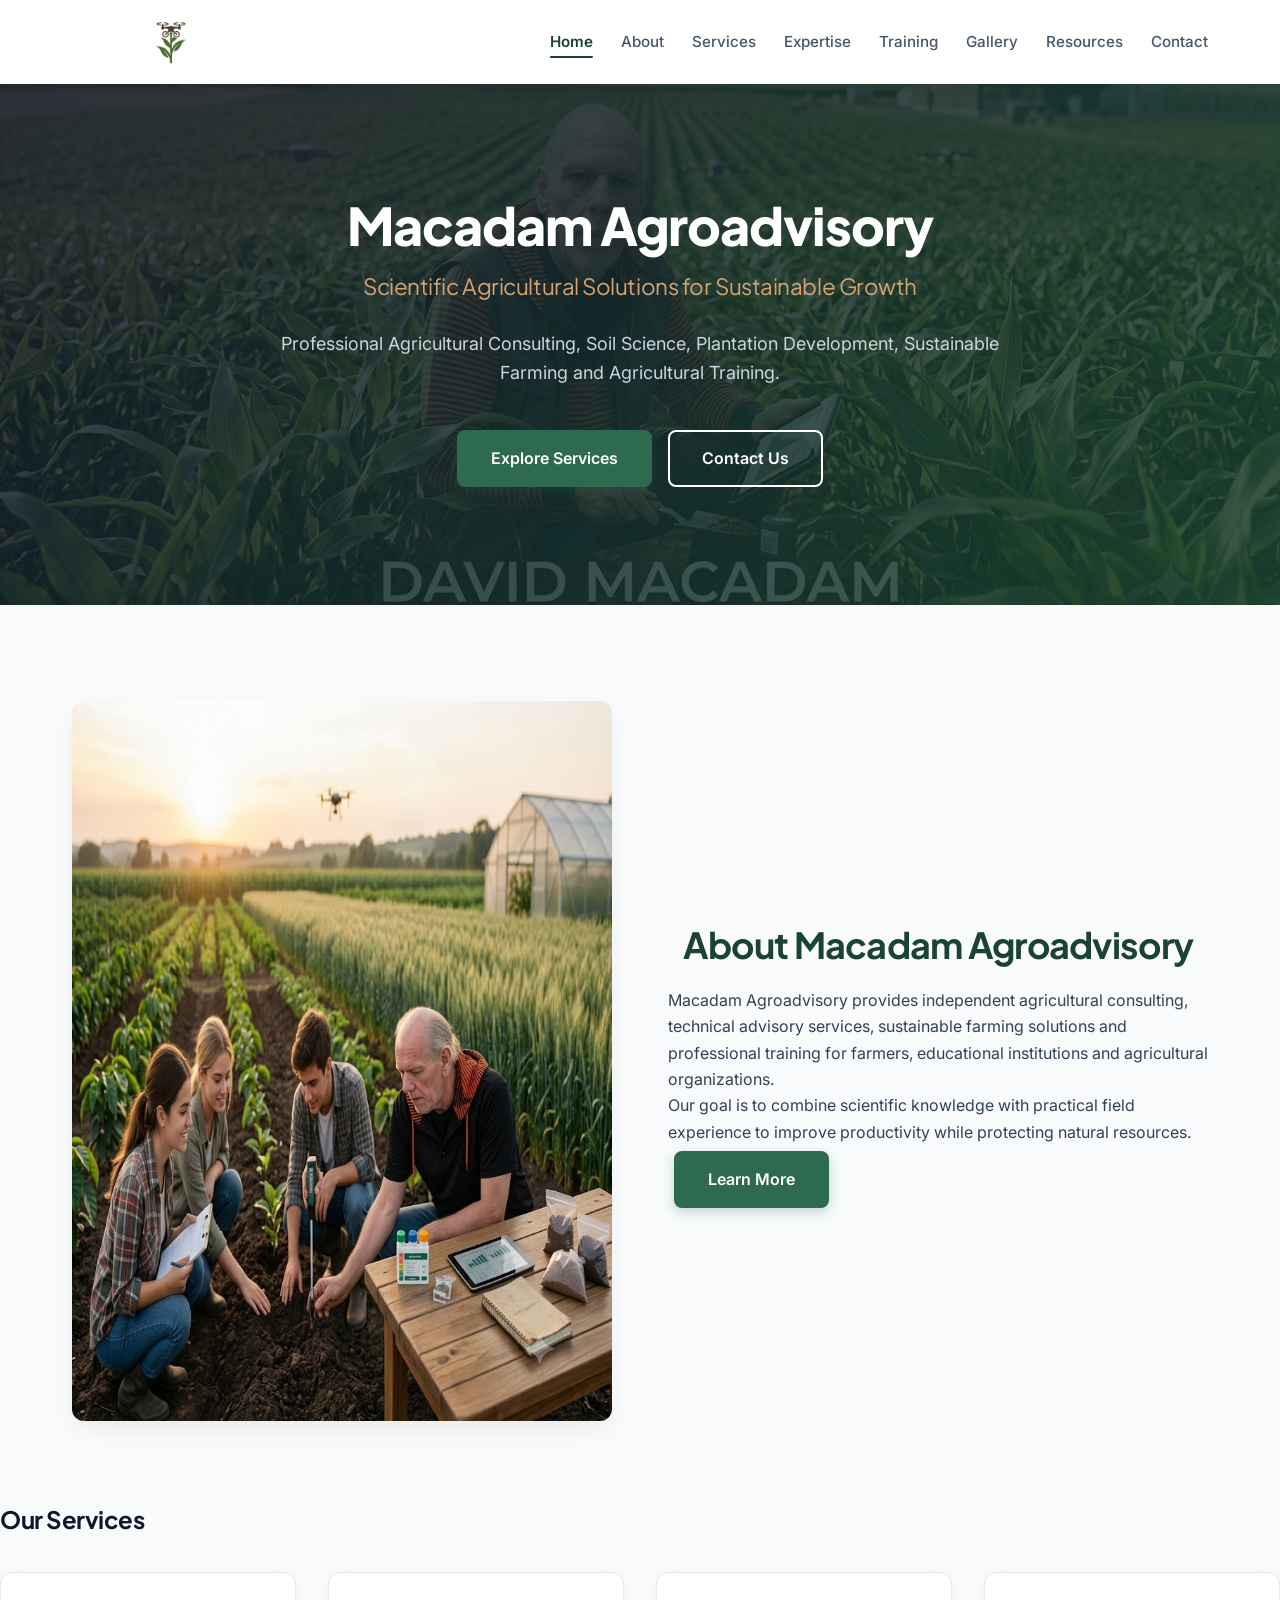
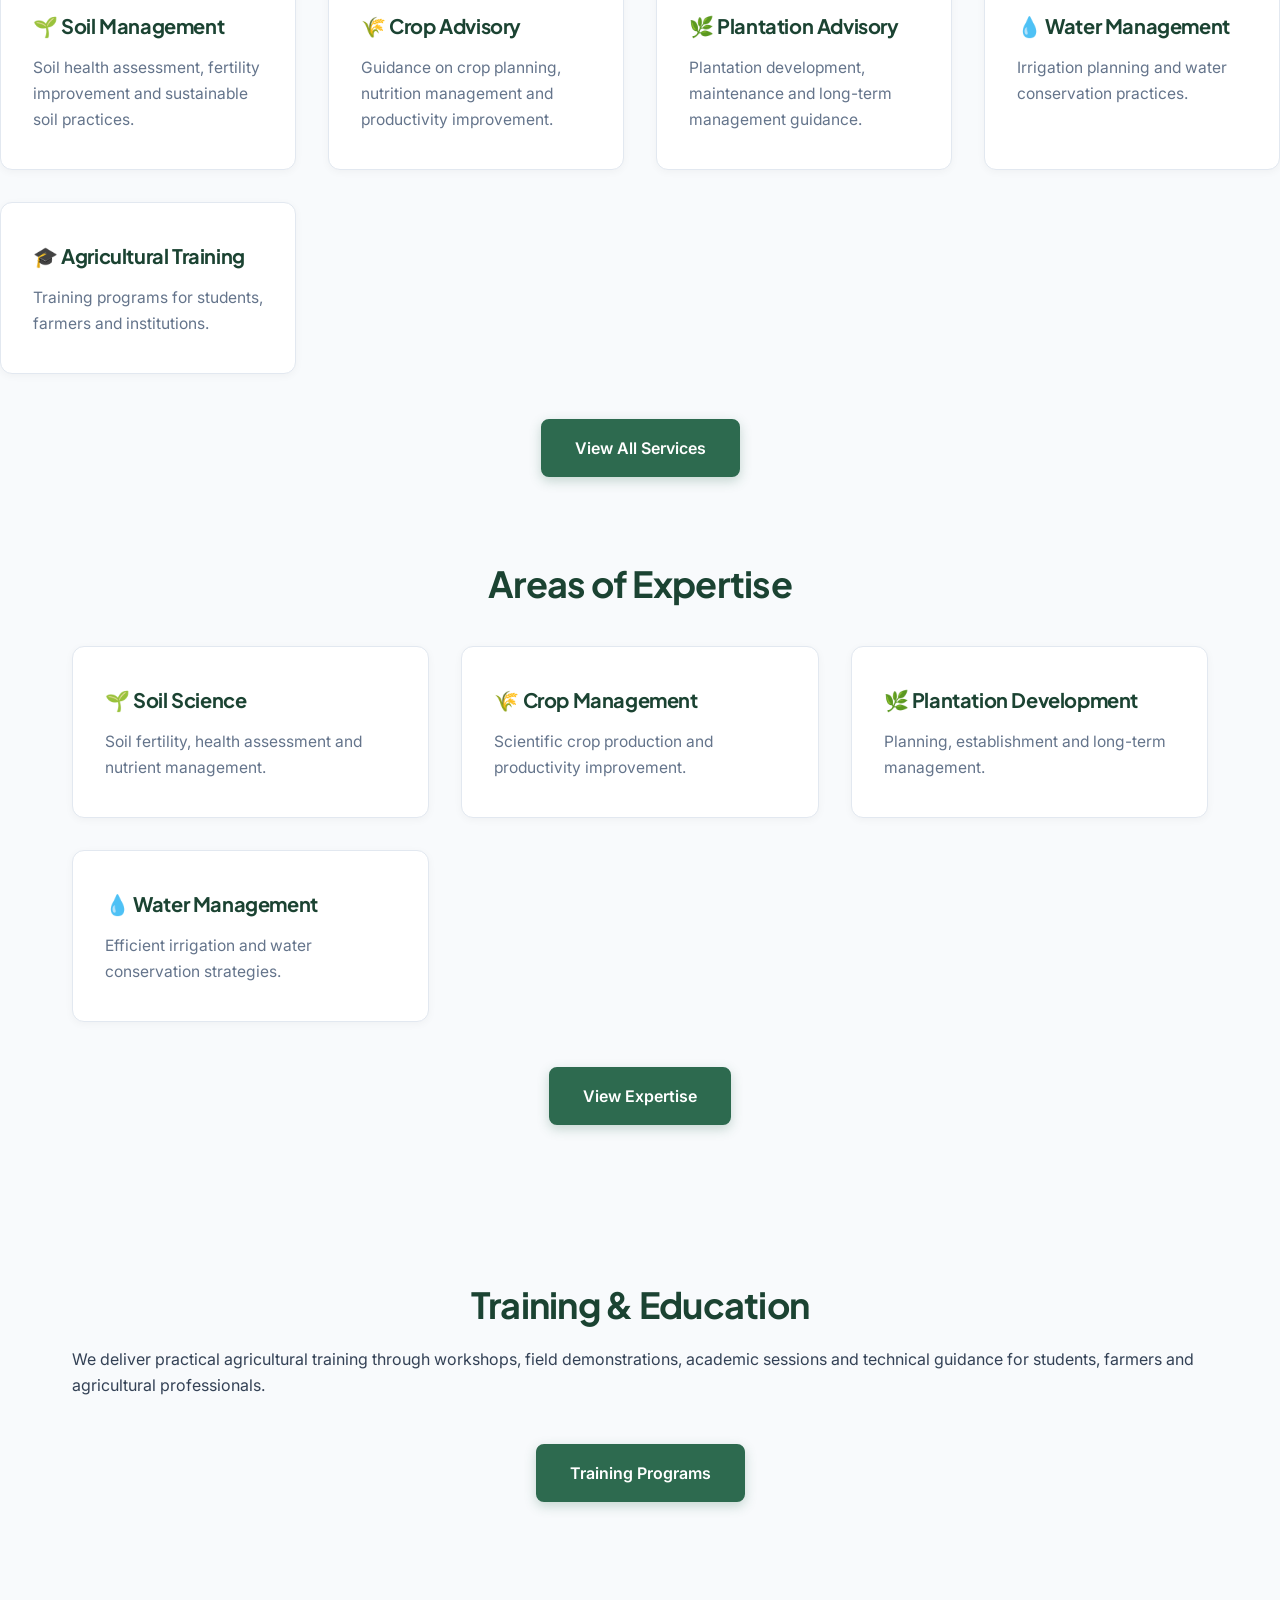
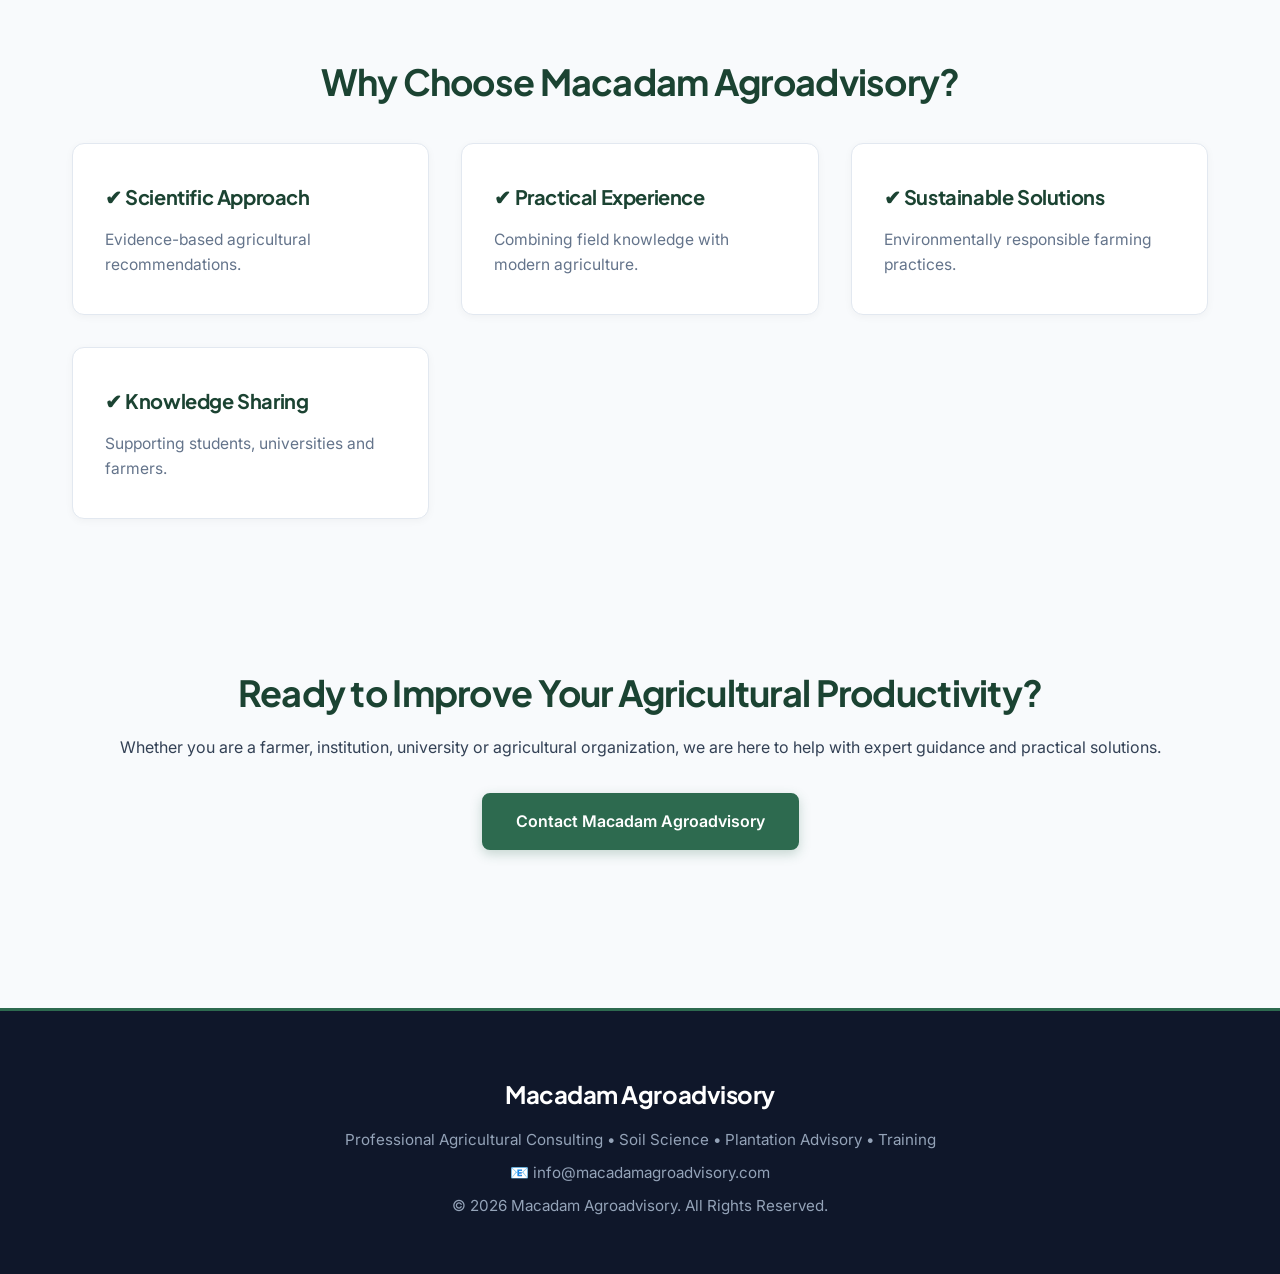
<file: index.html>
<!DOCTYPE html>
<html lang="en">

<head>
    <meta charset="UTF-8">
    <meta name="viewport" content="width=device-width, initial-scale=1.0">

    <meta property="og:title" content="Macadam Agroadvisory">
    <meta property="og:description" content="Professional Agricultural Consulting Services">
    <meta property="og:image" content="images/hero.jpg">
    <meta property="og:type" content="website">

    <title>Macadam Agroadvisory | Agricultural Consulting</title>

    <meta name="description" content="Macadam Agroadvisory provides agricultural consulting, soil management, plantation advisory and agricultural training services.">
    <meta name="keywords" content="Agriculture, Agricultural Consultant, Soil Science, Plantation, Sustainable Farming, Agricultural Training">

    <link rel="stylesheet" href="css/style.css">
    <link href="https://fonts.googleapis.com/css2?family=Poppins:wght@300;400;600;700&display=swap" rel="stylesheet">
    <link rel="icon" type="image/png" href="images/favicon.png">
</head>

<body>

    <header>
        <nav class="navbar">
            <div class="logo">
                <a href="index.html">
                    <img src="images/logo.png" alt="Macadam Agroadvisory">
                </a>
            </div>

            <button class="menu-btn" aria-label="Toggle Menu">
                <span></span>
                <span></span>
                <span></span>
            </button>

            <ul class="nav-links">
                <li><a href="index.html" class="active">Home</a></li>
                <li><a href="pages/about.html">About</a></li>
                <li><a href="pages/services.html">Services</a></li>
                <li><a href="pages/expertise.html">Expertise</a></li>
                <li><a href="pages/training.html">Training</a></li>
                <li><a href="pages/gallery.html">Gallery</a></li>
                <li><a href="pages/resources.html">Resources</a></li>
                <li><a href="pages/contact.html">Contact</a></li>
            </ul>
        </nav>
    </header>

    <section class="hero">
        <div class="hero-content">
            <h1>Macadam Agroadvisory</h1>
            <h2>Scientific Agricultural Solutions for Sustainable Growth</h2>
            <p>
                Professional Agricultural Consulting, Soil Science, Plantation
                Development, Sustainable Farming and Agricultural Training.
            </p>
            <a href="pages/services.html" class="btn">Explore Services</a>
            <a href="pages/contact.html" class="btn btn-outline">Contact Us</a>
        </div>
    </section>

    <section class="section">
        <div class="two-column">
            <div>
                <img src="images/about.jpg" class="about-home-image" alt="Macadam Agroadvisory">
            </div>
            <div>
                <h2>About Macadam Agroadvisory</h2>
                <p>
                    Macadam Agroadvisory provides independent agricultural consulting,
                    technical advisory services, sustainable farming solutions and
                    professional training for farmers, educational institutions and
                    agricultural organizations.
                </p>
                <p>
                    Our goal is to combine scientific knowledge with practical field
                    experience to improve productivity while protecting natural resources.
                </p>
                <a href="pages/about.html" class="btn">Learn More</a>
            </div>
        </div>
    </section>

    <section id="services">
        <h2>Our Services</h2>
        <div class="cards">
            <div class="card">
                <h3>🌱 Soil Management</h3>
                <p>Soil health assessment, fertility improvement and sustainable soil practices.</p>
            </div>
            <div class="card">
                <h3>🌾 Crop Advisory</h3>
                <p>Guidance on crop planning, nutrition management and productivity improvement.</p>
            </div>
            <div class="card">
                <h3>🌿 Plantation Advisory</h3>
                <p>Plantation development, maintenance and long-term management guidance.</p>
            </div>
            <div class="card">
                <h3>💧 Water Management</h3>
                <p>Irrigation planning and water conservation practices.</p>
            </div>
            <div class="card">
                <h3>🎓 Agricultural Training</h3>
                <p>Training programs for students, farmers and institutions.</p>
            </div>
        </div>
        <div style="text-align:center;margin-top:40px;">
            <a href="pages/services.html" class="btn">View All Services</a>
        </div>
    </section>

    <section class="section">
        <h2>Areas of Expertise</h2>
        <div class="cards">
            <div class="card">
                <h3>🌱 Soil Science</h3>
                <p>Soil fertility, health assessment and nutrient management.</p>
            </div>
            <div class="card">
                <h3>🌾 Crop Management</h3>
                <p>Scientific crop production and productivity improvement.</p>
            </div>
            <div class="card">
                <h3>🌿 Plantation Development</h3>
                <p>Planning, establishment and long-term management.</p>
            </div>
            <div class="card">
                <h3>💧 Water Management</h3>
                <p>Efficient irrigation and water conservation strategies.</p>
            </div>
        </div>
        <div style="text-align:center;margin-top:40px;">
            <a href="pages/expertise.html" class="btn">View Expertise</a>
        </div>
    </section>

    <section class="section">
        <h2>Training & Education</h2>
        <p style="section-subtitle">
            We deliver practical agricultural training through workshops,
            field demonstrations, academic sessions and technical guidance
            for students, farmers and agricultural professionals.
        </p>
        <div style="text-align:center;margin-top:40px;">
            <a href="pages/training.html" class="btn">Training Programs</a>
        </div>
    </section>

    <section class="section">
        <h2>Why Choose Macadam Agroadvisory?</h2>
        <div class="cards">
            <div class="card">
                <h3>✔ Scientific Approach</h3>
                <p>Evidence-based agricultural recommendations.</p>
            </div>
            <div class="card">
                <h3>✔ Practical Experience</h3>
                <p>Combining field knowledge with modern agriculture.</p>
            </div>
            <div class="card">
                <h3>✔ Sustainable Solutions</h3>
                <p>Environmentally responsible farming practices.</p>
            </div>
            <div class="card">
                <h3>✔ Knowledge Sharing</h3>
                <p>Supporting students, universities and farmers.</p>
            </div>
        </div>
    </section>

    <section class="section" style="text-align:center;">
        <h2>Ready to Improve Your Agricultural Productivity?</h2>
        <p>
            Whether you are a farmer, institution, university or agricultural
            organization, we are here to help with expert guidance and practical
            solutions.
        </p>
        <br>
        <a href="pages/contact.html" class="btn">Contact Macadam Agroadvisory</a>
    </section>

    <footer>
        <div class="footer-content">
            <h3>Macadam Agroadvisory</h3>
            <p>Professional Agricultural Consulting • Soil Science • Plantation Advisory • Training</p>
            <p>📧 info@macadamagroadvisory.com</p>
            <p>© 2026 Macadam Agroadvisory. All Rights Reserved.</p>
        </div>
    </footer>

    <script src="js/script.js"></script>
</body>

</html>
</file>
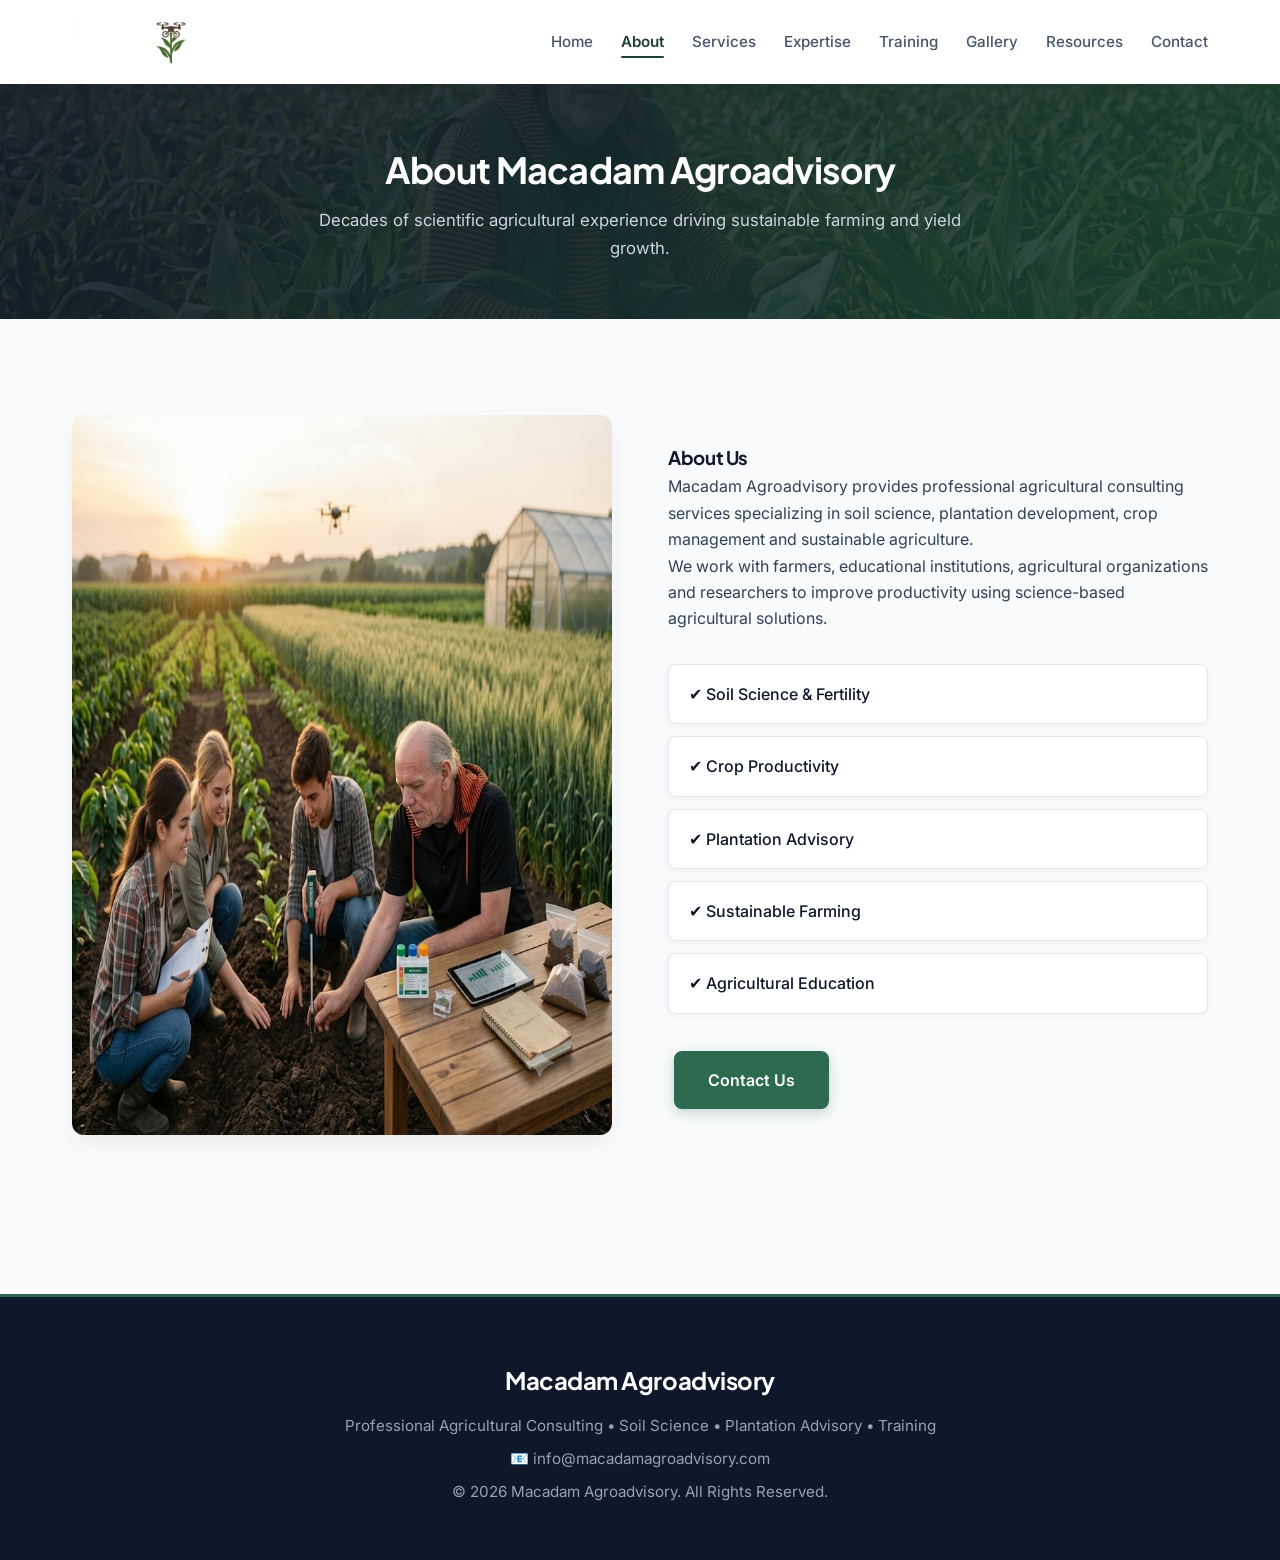
<file: pages/about.html>
<!DOCTYPE html>
<html lang="en">

<head>
    <meta charset="UTF-8">
    <meta name="viewport" content="width=device-width, initial-scale=1.0">

    <meta property="og:title" content="Macadam Agroadvisory">
    <meta property="og:description" content="Professional Agricultural Consulting Services">
    <meta property="og:image" content="../images/hero.jpg">
    <meta property="og:type" content="website">

    <title>About | Macadam Agroadvisory</title>

    <meta name="keywords" content="Agriculture, Agricultural Consultant, Soil Science, Plantation, Sustainable Farming, Agricultural Training">

    <link rel="stylesheet" href="../css/style.css">
    <link href="https://fonts.googleapis.com/css2?family=Poppins:wght@300;400;600;700&display=swap" rel="stylesheet">
    <link rel="icon" type="image/png" href="../images/favicon.png">
</head>

<body>

    <header>
        <nav class="navbar">
            <div class="logo">
                <a href="../index.html">
                    <img src="../images/logo.png" alt="Macadam Agroadvisory">
                </a>
            </div>

            <button class="menu-btn" aria-label="Toggle Menu">
                <span></span>
                <span></span>
                <span></span>
            </button>

            <ul class="nav-links">
                <li><a href="../index.html">Home</a></li>
                <li><a href="about.html" class="active">About</a></li>
                <li><a href="services.html">Services</a></li>
                <li><a href="expertise.html">Expertise</a></li>
                <li><a href="training.html">Training</a></li>
                <li><a href="gallery.html">Gallery</a></li>
                <li><a href="resources.html">Resources</a></li>
                <li><a href="contact.html">Contact</a></li>
            </ul>
        </nav>
    </header>
    <!-- Add Page Banner Here -->
    <section class="page-banner">
        <h1>About Macadam Agroadvisory</h1>
        <p>Decades of scientific agricultural experience driving sustainable farming and yield growth.</p>
    </section>

    <section class="section">
        
        <div class="two-column">
            <div>
                <img src="../images/about.jpg" alt="Macadam Agroadvisory" class="about-home-image">
            </div>
            <div>
                <h3>About Us</h3>
                <p>
                    Macadam Agroadvisory provides professional agricultural consulting
                    services specializing in soil science, plantation development,
                    crop management and sustainable agriculture.
                </p>
                <p>
                    We work with farmers, educational institutions,
                    agricultural organizations and researchers to improve
                    productivity using science-based agricultural solutions.
                </p>
                <ul class="simple-list">
                    <li>✔ Soil Science & Fertility</li>
                    <li>✔ Crop Productivity</li>
                    <li>✔ Plantation Advisory</li>
                    <li>✔ Sustainable Farming</li>
                    <li>✔ Agricultural Education</li>
                </ul>
                <a href="contact.html" class="btn">Contact Us</a>
            </div>
        </div>
    </section>

    <footer>
        <div class="footer-content">
            <h3>Macadam Agroadvisory</h3>
            <p>Professional Agricultural Consulting • Soil Science • Plantation Advisory • Training</p>
            <p>📧 info@macadamagroadvisory.com</p>
            <p>© 2026 Macadam Agroadvisory. All Rights Reserved.</p>
        </div>
    </footer>

    <script src="../js/script.js"></script>
</body>

</html>
</file>
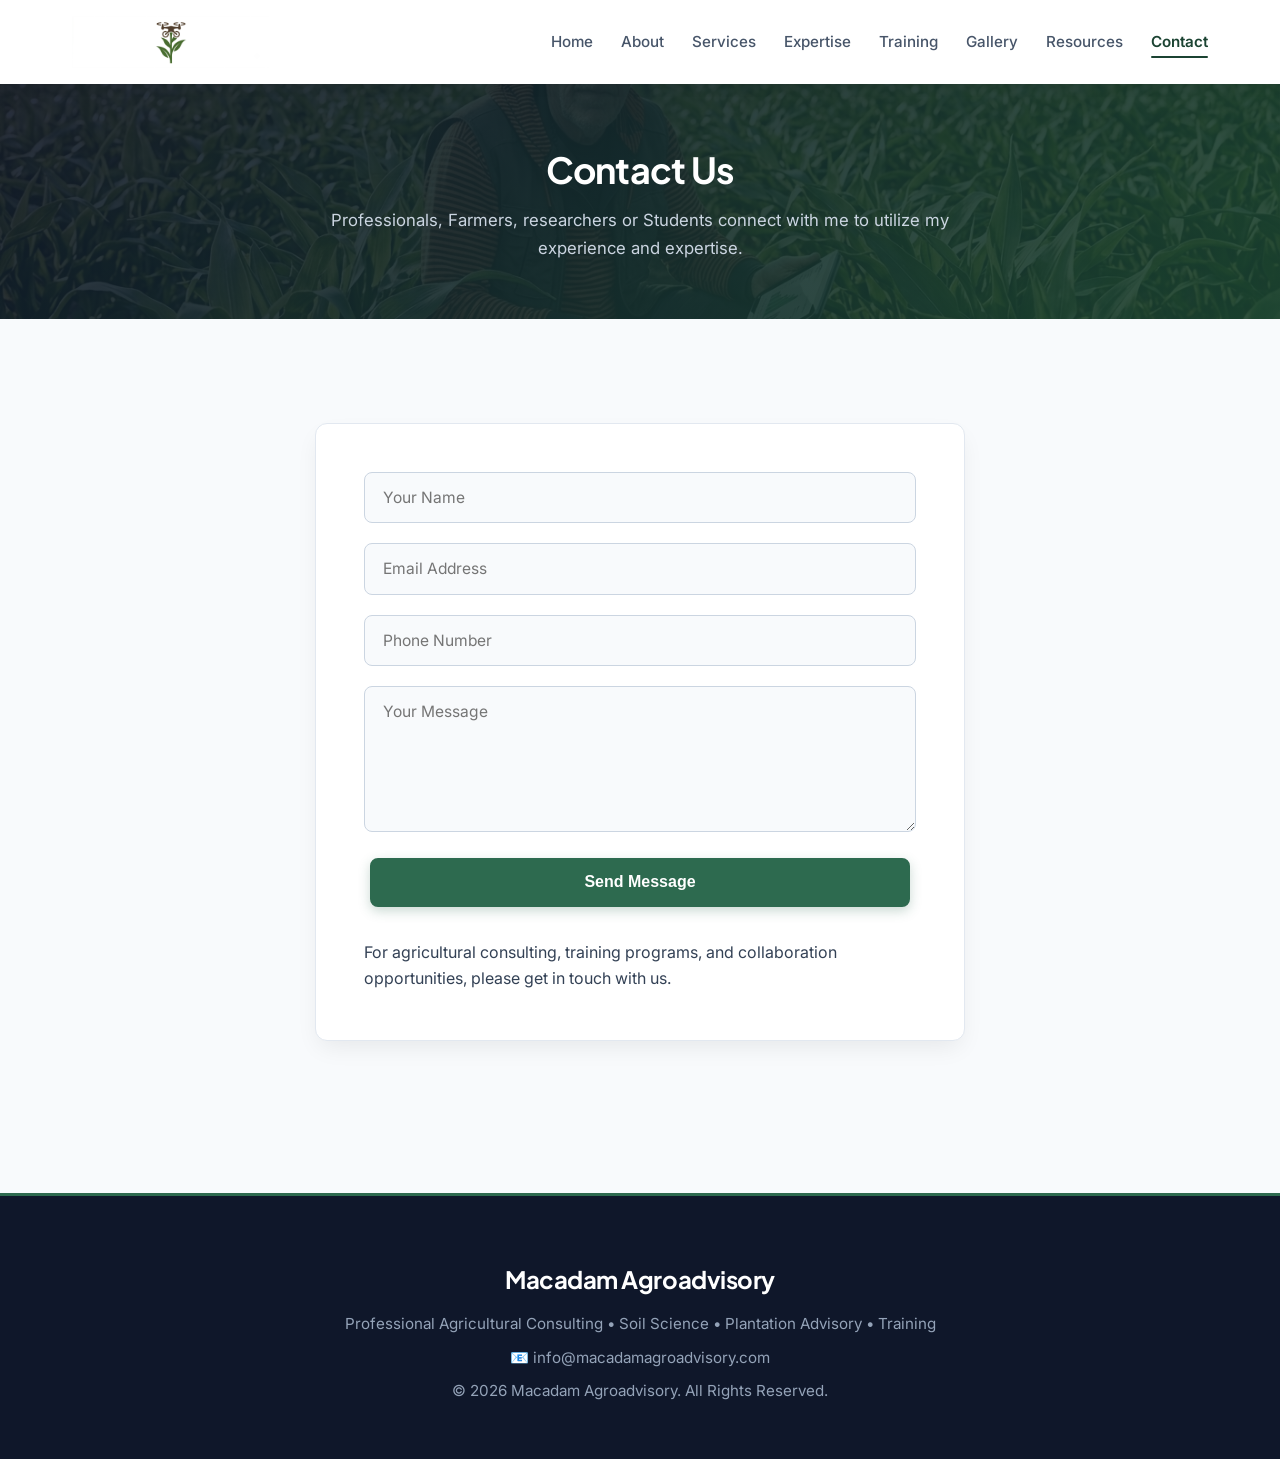
<file: pages/contact.html>
<!DOCTYPE html>
<html lang="en">

<head>
    <meta charset="UTF-8">
    <meta name="viewport" content="width=device-width, initial-scale=1.0">

    <meta property="og:title" content="Macadam Agroadvisory">
    <meta property="og:description" content="Professional Agricultural Consulting Services">
    <meta property="og:image" content="../images/hero.jpg">
    <meta property="og:type" content="website">

    <title>Contact | Macadam Agroadvisory</title>

    <meta name="keywords" content="Agriculture, Agricultural Consultant, Soil Science, Plantation, Sustainable Farming, Agricultural Training">

    <link rel="stylesheet" href="../css/style.css">
    <link href="https://fonts.googleapis.com/css2?family=Poppins:wght@300;400;600;700&display=swap" rel="stylesheet">
    <link rel="icon" type="image/png" href="../images/favicon.png">
</head>

<body>

    <header>
        <nav class="navbar">
            <div class="logo">
                <a href="../index.html">
                    <img src="../images/logo.png" alt="Macadam Agroadvisory">
                </a>
            </div>

            <button class="menu-btn" aria-label="Toggle Menu">
                <span></span>
                <span></span>
                <span></span>
            </button>

            <ul class="nav-links">
                <li><a href="../index.html">Home</a></li>
                <li><a href="about.html">About</a></li>
                <li><a href="services.html">Services</a></li>
                <li><a href="expertise.html">Expertise</a></li>
                <li><a href="training.html">Training</a></li>
                <li><a href="gallery.html">Gallery</a></li>
                <li><a href="resources.html">Resources</a></li>
                <li><a href="contact.html" class="active">Contact</a></li>
            </ul>
        </nav>
    </header>
    <!-- Add Page Banner Here -->
    <section class="page-banner">
        <h1>Contact Us</h1>
        <p>Professionals, Farmers, researchers or Students connect with me to utilize my experience and expertise.</p>
    </section>    
    <section class="section">
        <div class="contact-box">
            <form>
                <input type="text" placeholder="Your Name" required>
                <input type="email" placeholder="Email Address" required>
                <input type="tel" placeholder="Phone Number">
                <textarea placeholder="Your Message" rows="6"></textarea>
                <button class="btn" type="submit">Send Message</button>
            </form>

            <br>

            <p>
                For agricultural consulting, training programs, and collaboration opportunities,
                please get in touch with us.
            </p>
        </div>
    </section>

    <footer>
        <div class="footer-content">
            <h3>Macadam Agroadvisory</h3>
            <p>Professional Agricultural Consulting • Soil Science • Plantation Advisory • Training</p>
            <p>📧 info@macadamagroadvisory.com</p>
            <p>© 2026 Macadam Agroadvisory. All Rights Reserved.</p>
        </div>
    </footer>

    <script src="../js/script.js"></script>
</body>

</html>
</file>
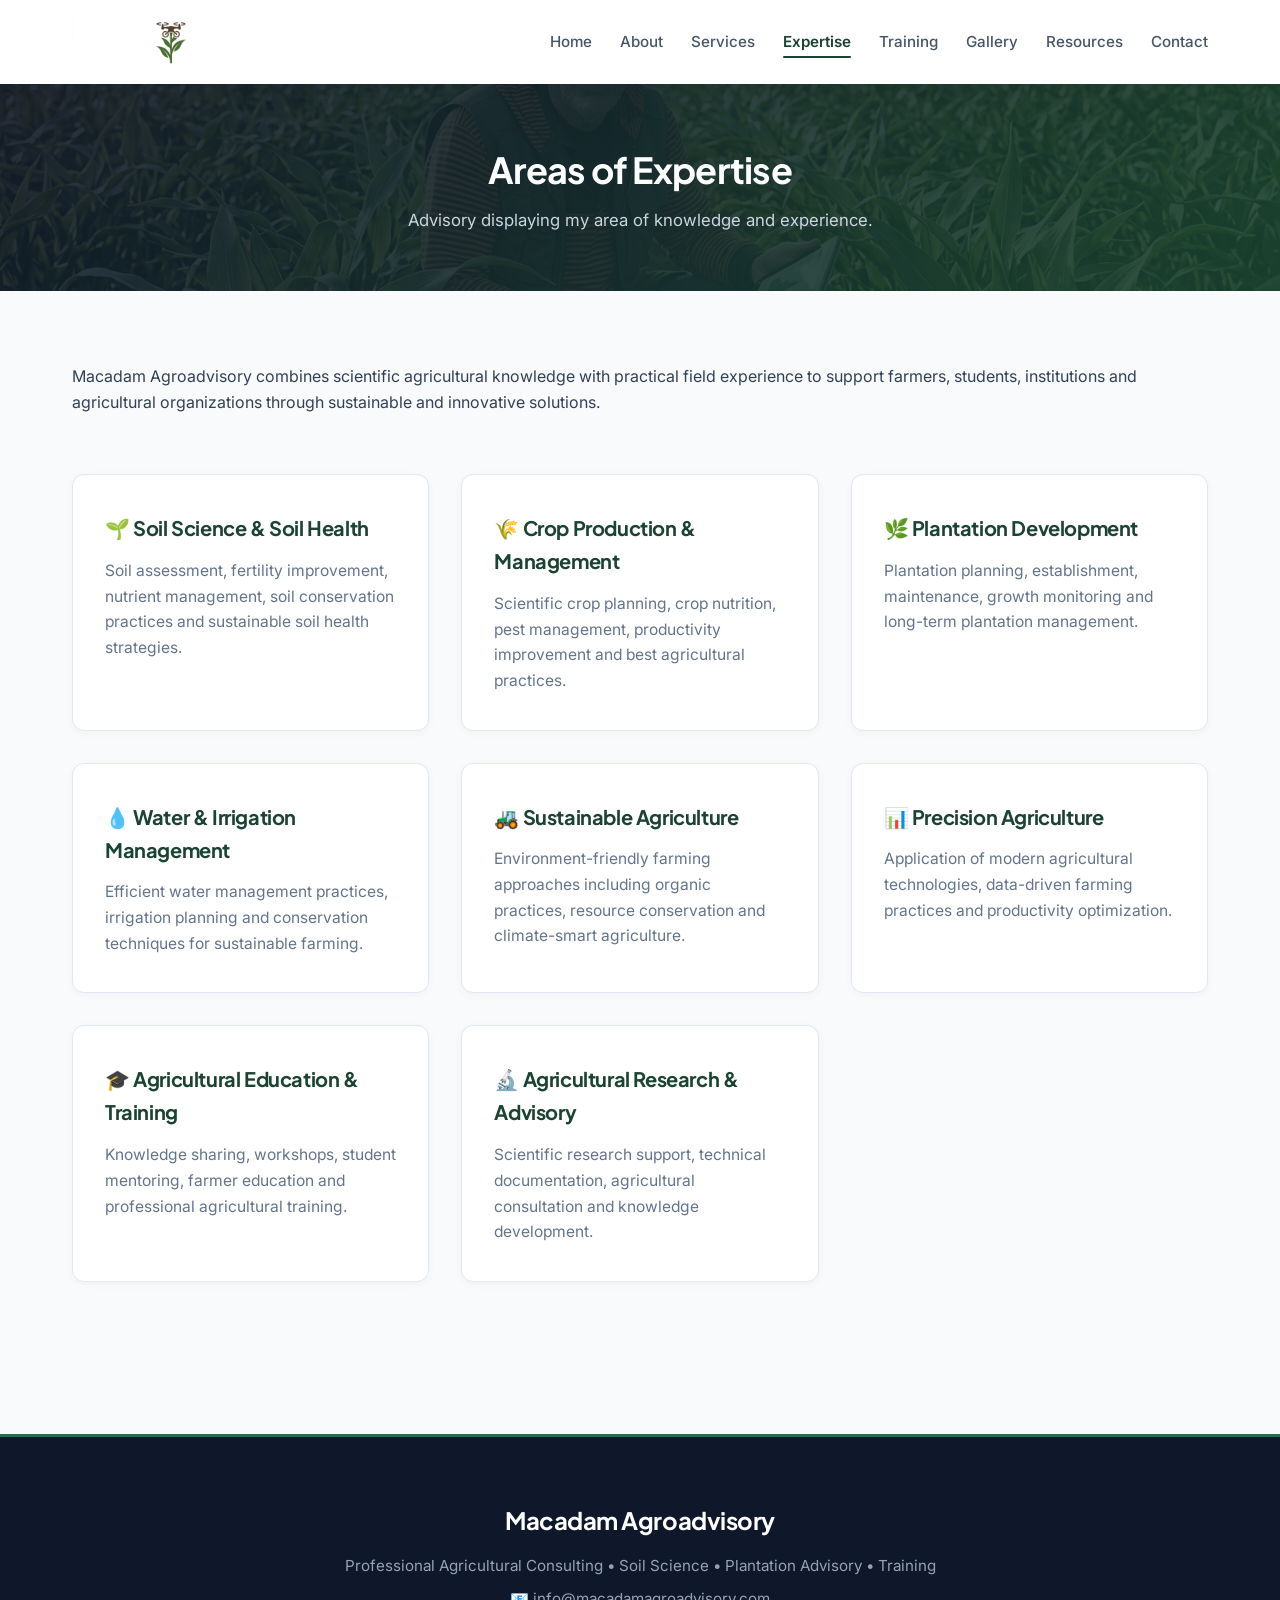
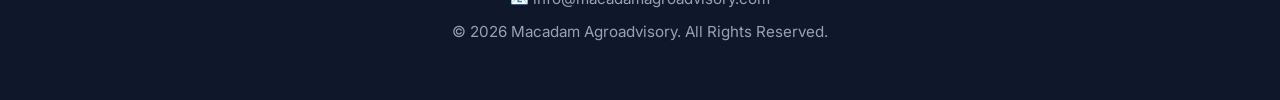
<file: pages/expertise.html>
<!DOCTYPE html>
<html lang="en">

<head>
    <meta charset="UTF-8">
    <meta name="viewport" content="width=device-width, initial-scale=1.0">

    <title>Expertise | Macadam Agroadvisory</title>

    <meta name="description" content="Macadam Agroadvisory expertise includes soil science, crop management, plantation advisory, sustainable agriculture, precision farming and agricultural education.">
    <meta name="keywords" content="Agriculture Expertise, Soil Science, Crop Management, Plantation Advisory, Sustainable Agriculture, Precision Farming, Agricultural Training">

    <meta property="og:title" content="Macadam Agroadvisory | Agricultural Expertise">
    <meta property="og:description" content="Professional expertise in soil management, crop advisory, plantation development, sustainable farming and agricultural education.">
    <meta property="og:image" content="../images/hero.jpg">
    <meta property="og:type" content="website">

    <link rel="stylesheet" href="../css/style.css">
    <link href="https://fonts.googleapis.com/css2?family=Poppins:wght@300;400;600;700&display=swap" rel="stylesheet">
    <link rel="icon" type="image/png" href="../images/favicon.png">
</head>

<body>

    <header>
        <nav class="navbar">
            <div class="logo">
                <a href="../index.html">
                    <img src="../images/logo.png" alt="Macadam Agroadvisory">
                </a>
            </div>

            <button class="menu-btn" aria-label="Toggle Menu">
                <span></span>
                <span></span>
                <span></span>
            </button>

            <ul class="nav-links">
                <li><a href="../index.html">Home</a></li>
                <li><a href="about.html">About</a></li>
                <li><a href="services.html">Services</a></li>
                <li><a href="expertise.html" class="active">Expertise</a></li>
                <li><a href="training.html">Training</a></li>
                <li><a href="gallery.html">Gallery</a></li>
                <li><a href="resources.html">Resources</a></li>
                <li><a href="contact.html">Contact</a></li>
            </ul>
        </nav>
    </header>
    <!-- Add Page Banner Here -->
    <section class="page-banner">
        <h1>Areas of Expertise</h1>
        <p>Advisory displaying my area of knowledge and experience.</p>
    </section> 
    <section class="section">
        <p style="section-subtitle">
            Macadam Agroadvisory combines scientific agricultural knowledge
            with practical field experience to support farmers, students,
            institutions and agricultural organizations through sustainable
            and innovative solutions.
        </p>

        <br>

        <div class="cards">
            <div class="card">
                <h3>🌱 Soil Science & Soil Health</h3>
                <p>Soil assessment, fertility improvement, nutrient management, soil conservation practices and sustainable soil health strategies.</p>
            </div>
            <div class="card">
                <h3>🌾 Crop Production & Management</h3>
                <p>Scientific crop planning, crop nutrition, pest management, productivity improvement and best agricultural practices.</p>
            </div>
            <div class="card">
                <h3>🌿 Plantation Development</h3>
                <p>Plantation planning, establishment, maintenance, growth monitoring and long-term plantation management.</p>
            </div>
            <div class="card">
                <h3>💧 Water & Irrigation Management</h3>
                <p>Efficient water management practices, irrigation planning and conservation techniques for sustainable farming.</p>
            </div>
            <div class="card">
                <h3>🚜 Sustainable Agriculture</h3>
                <p>Environment-friendly farming approaches including organic practices, resource conservation and climate-smart agriculture.</p>
            </div>
            <div class="card">
                <h3>📊 Precision Agriculture</h3>
                <p>Application of modern agricultural technologies, data-driven farming practices and productivity optimization.</p>
            </div>
            <div class="card">
                <h3>🎓 Agricultural Education & Training</h3>
                <p>Knowledge sharing, workshops, student mentoring, farmer education and professional agricultural training.</p>
            </div>
            <div class="card">
                <h3>🔬 Agricultural Research & Advisory</h3>
                <p>Scientific research support, technical documentation, agricultural consultation and knowledge development.</p>
            </div>
        </div>
    </section>

    <footer>
        <div class="footer-content">
            <h3>Macadam Agroadvisory</h3>
            <p>Professional Agricultural Consulting • Soil Science • Plantation Advisory • Training</p>
            <p>📧 info@macadamagroadvisory.com</p>
            <p>© 2026 Macadam Agroadvisory. All Rights Reserved.</p>
        </div>
    </footer>

    <script src="../js/script.js"></script>
</body>

</html>
</file>
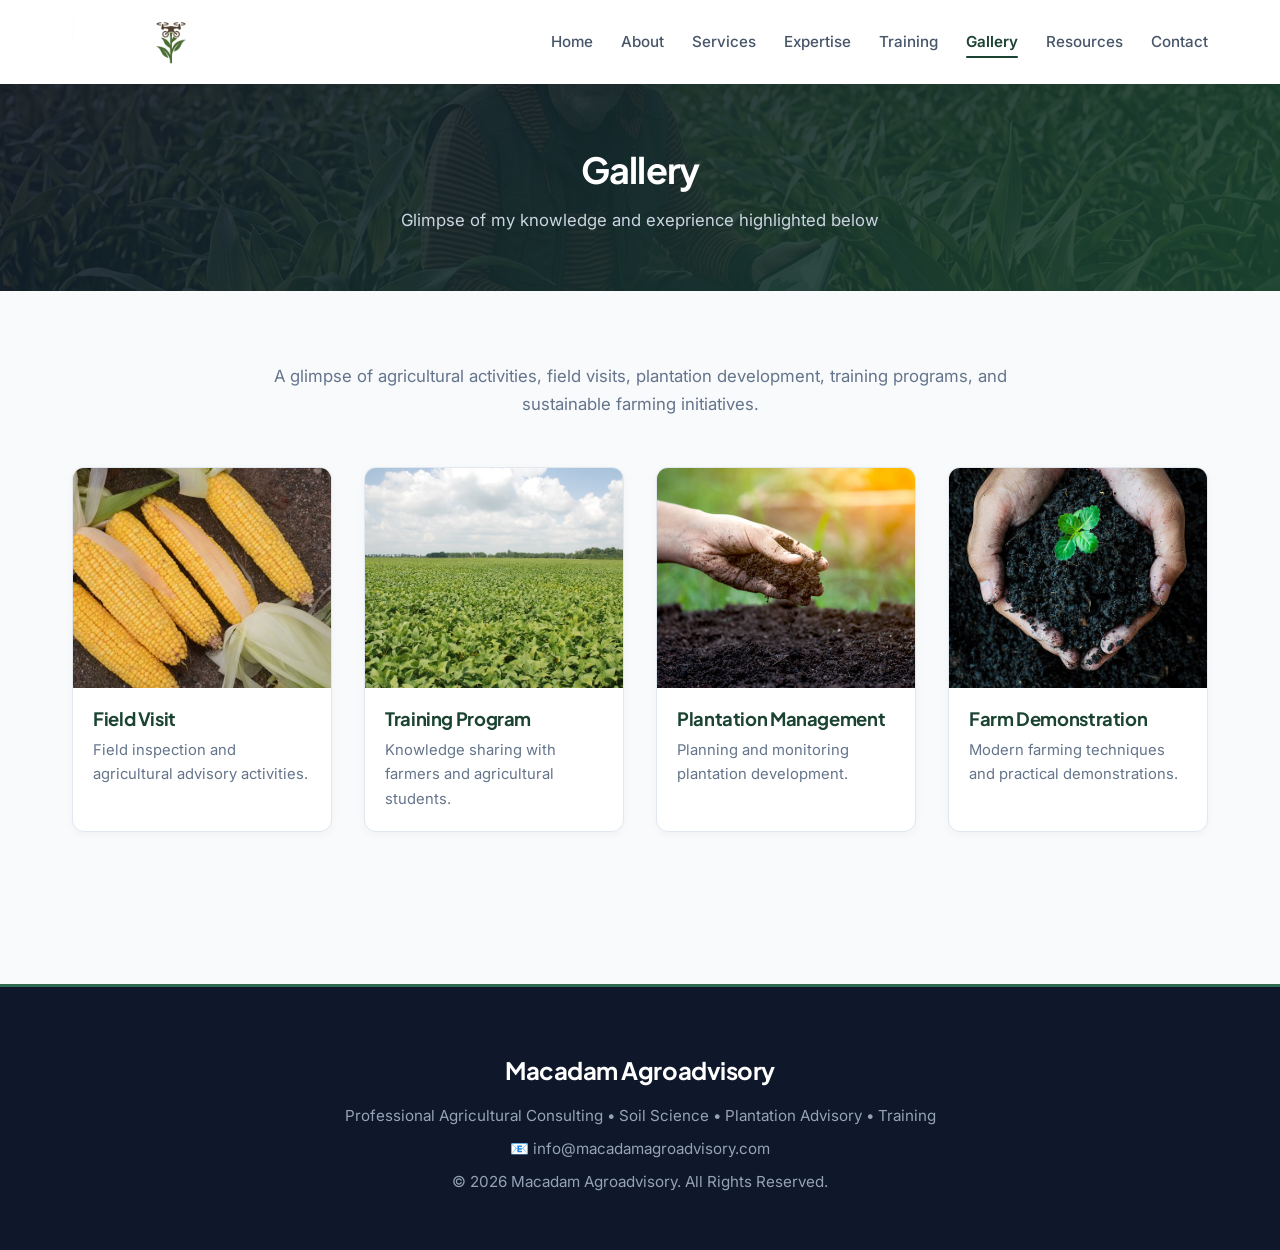
<file: pages/gallery.html>
<!DOCTYPE html>
<html lang="en">

<head>
    <meta charset="UTF-8">
    <meta name="viewport" content="width=device-width, initial-scale=1.0">

    <meta property="og:title" content="Macadam Agroadvisory">
    <meta property="og:description" content="Professional Agricultural Consulting Services">
    <meta property="og:image" content="../images/hero.jpg">
    <meta property="og:type" content="website">

    <title>Gallery | Macadam Agroadvisory</title>

    <meta name="keywords" content="Agriculture, Agricultural Consultant, Soil Science, Plantation, Sustainable Farming, Agricultural Training">

    <link rel="stylesheet" href="../css/style.css">
    <link href="https://fonts.googleapis.com/css2?family=Poppins:wght@300;400;600;700&display=swap" rel="stylesheet">
    <link rel="icon" type="image/png" href="../images/favicon.png">
</head>

<body>

    <header>
        <nav class="navbar">
            <div class="logo">
                <a href="../index.html">
                    <img src="../images/logo.png" alt="Macadam Agroadvisory">
                </a>
            </div>

            <button class="menu-btn" aria-label="Toggle Menu">
                <span></span>
                <span></span>
                <span></span>
            </button>

            <ul class="nav-links">
                <li><a href="../index.html">Home</a></li>
                <li><a href="about.html">About</a></li>
                <li><a href="services.html">Services</a></li>
                <li><a href="expertise.html">Expertise</a></li>
                <li><a href="training.html">Training</a></li>
                <li><a href="gallery.html" class="active">Gallery</a></li>
                <li><a href="resources.html">Resources</a></li>
                <li><a href="contact.html">Contact</a></li>
            </ul>
        </nav>
    </header>
    <section class="page-banner">
        <h1>Gallery</h1>
        <p>Glimpse of my knowledge and exeprience highlighted below</p>
    </section> 
    <section id="gallery" class="section">
        

        <p class="section-subtitle">
            A glimpse of agricultural activities, field visits, plantation development,
            training programs, and sustainable farming initiatives.
        </p>

        <div class="gallery">
            <div class="gallery-item">
                <img src="../images/gallery1.jpg" alt="Agricultural Field Visit">
                <h3>Field Visit</h3>
                <p>Field inspection and agricultural advisory activities.</p>
            </div>

            <div class="gallery-item">
                <img src="../images/gallery2.jpg" alt="Agricultural Training">
                <h3>Training Program</h3>
                <p>Knowledge sharing with farmers and agricultural students.</p>
            </div>

            <div class="gallery-item">
                <img src="../images/gallery3.jpg" alt="Plantation Development">
                <h3>Plantation Management</h3>
                <p>Planning and monitoring plantation development.</p>
            </div>

            <div class="gallery-item">
                <img src="../images/gallery4.jpg" alt="Farm Demonstration">
                <h3>Farm Demonstration</h3>
                <p>Modern farming techniques and practical demonstrations.</p>
            </div>
        </div>
    </section>

    <footer>
        <div class="footer-content">
            <h3>Macadam Agroadvisory</h3>
            <p>Professional Agricultural Consulting • Soil Science • Plantation Advisory • Training</p>
            <p>📧 info@macadamagroadvisory.com</p>
            <p>© 2026 Macadam Agroadvisory. All Rights Reserved.</p>
        </div>
    </footer>

    <script src="../js/script.js"></script>
</body>

</html>
</file>
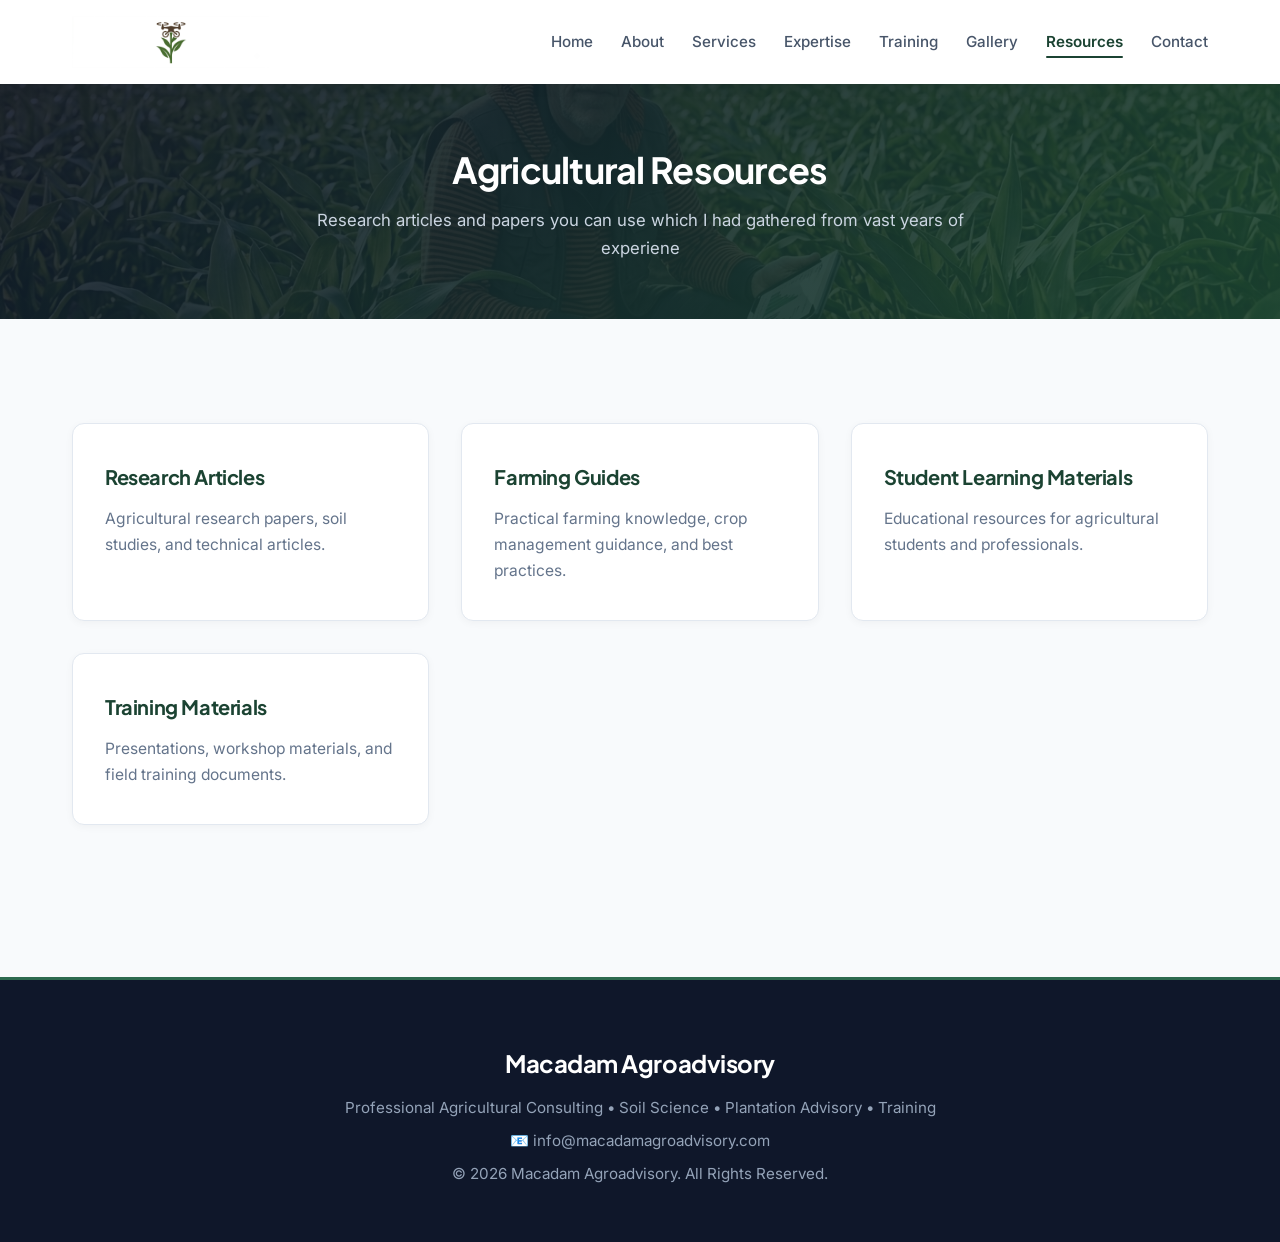
<file: pages/resources.html>
<!DOCTYPE html>
<html lang="en">

<head>
    <meta charset="UTF-8">
    <meta name="viewport" content="width=device-width, initial-scale=1.0">

    <meta property="og:title" content="Macadam Agroadvisory">
    <meta property="og:description" content="Professional Agricultural Consulting Services">
    <meta property="og:image" content="../images/hero.jpg">
    <meta property="og:type" content="website">

    <title>Resources | Macadam Agroadvisory</title>

    <meta name="keywords" content="Agriculture, Agricultural Consultant, Soil Science, Plantation, Sustainable Farming, Agricultural Training">

    <link rel="stylesheet" href="../css/style.css">
    <link href="https://fonts.googleapis.com/css2?family=Poppins:wght@300;400;600;700&display=swap" rel="stylesheet">
    <link rel="icon" type="image/png" href="../images/favicon.png">
</head>

<body>

    <header>
        <nav class="navbar">
            <div class="logo">
                <a href="../index.html">
                    <img src="../images/logo.png" alt="Macadam Agroadvisory">
                </a>
            </div>

            <button class="menu-btn" aria-label="Toggle Menu">
                <span></span>
                <span></span>
                <span></span>
            </button>

            <ul class="nav-links">
                <li><a href="../index.html">Home</a></li>
                <li><a href="about.html">About</a></li>
                <li><a href="services.html">Services</a></li>
                <li><a href="expertise.html">Expertise</a></li>
                <li><a href="training.html">Training</a></li>
                <li><a href="gallery.html">Gallery</a></li>
                <li><a href="resources.html" class="active">Resources</a></li>
                <li><a href="contact.html">Contact</a></li>
            </ul>
        </nav>
    </header>
    <section class="page-banner">
        <h1>Agricultural Resources</h1>
        <p>Research articles and papers you can use which I had gathered from vast years of experiene</p>
    </section>
    <section class="section">        
        <div class="cards">
            <div class="card">
                <h3>Research Articles</h3>
                <p>Agricultural research papers, soil studies, and technical articles.</p>
            </div>
            <div class="card">
                <h3>Farming Guides</h3>
                <p>Practical farming knowledge, crop management guidance, and best practices.</p>
            </div>
            <div class="card">
                <h3>Student Learning Materials</h3>
                <p>Educational resources for agricultural students and professionals.</p>
            </div>
            <div class="card">
                <h3>Training Materials</h3>
                <p>Presentations, workshop materials, and field training documents.</p>
            </div>
        </div>
    </section>

    <footer>
        <div class="footer-content">
            <h3>Macadam Agroadvisory</h3>
            <p>Professional Agricultural Consulting • Soil Science • Plantation Advisory • Training</p>
            <p>📧 info@macadamagroadvisory.com</p>
            <p>© 2026 Macadam Agroadvisory. All Rights Reserved.</p>
        </div>
    </footer>

    <script src="../js/script.js"></script>
</body>

</html>
</file>
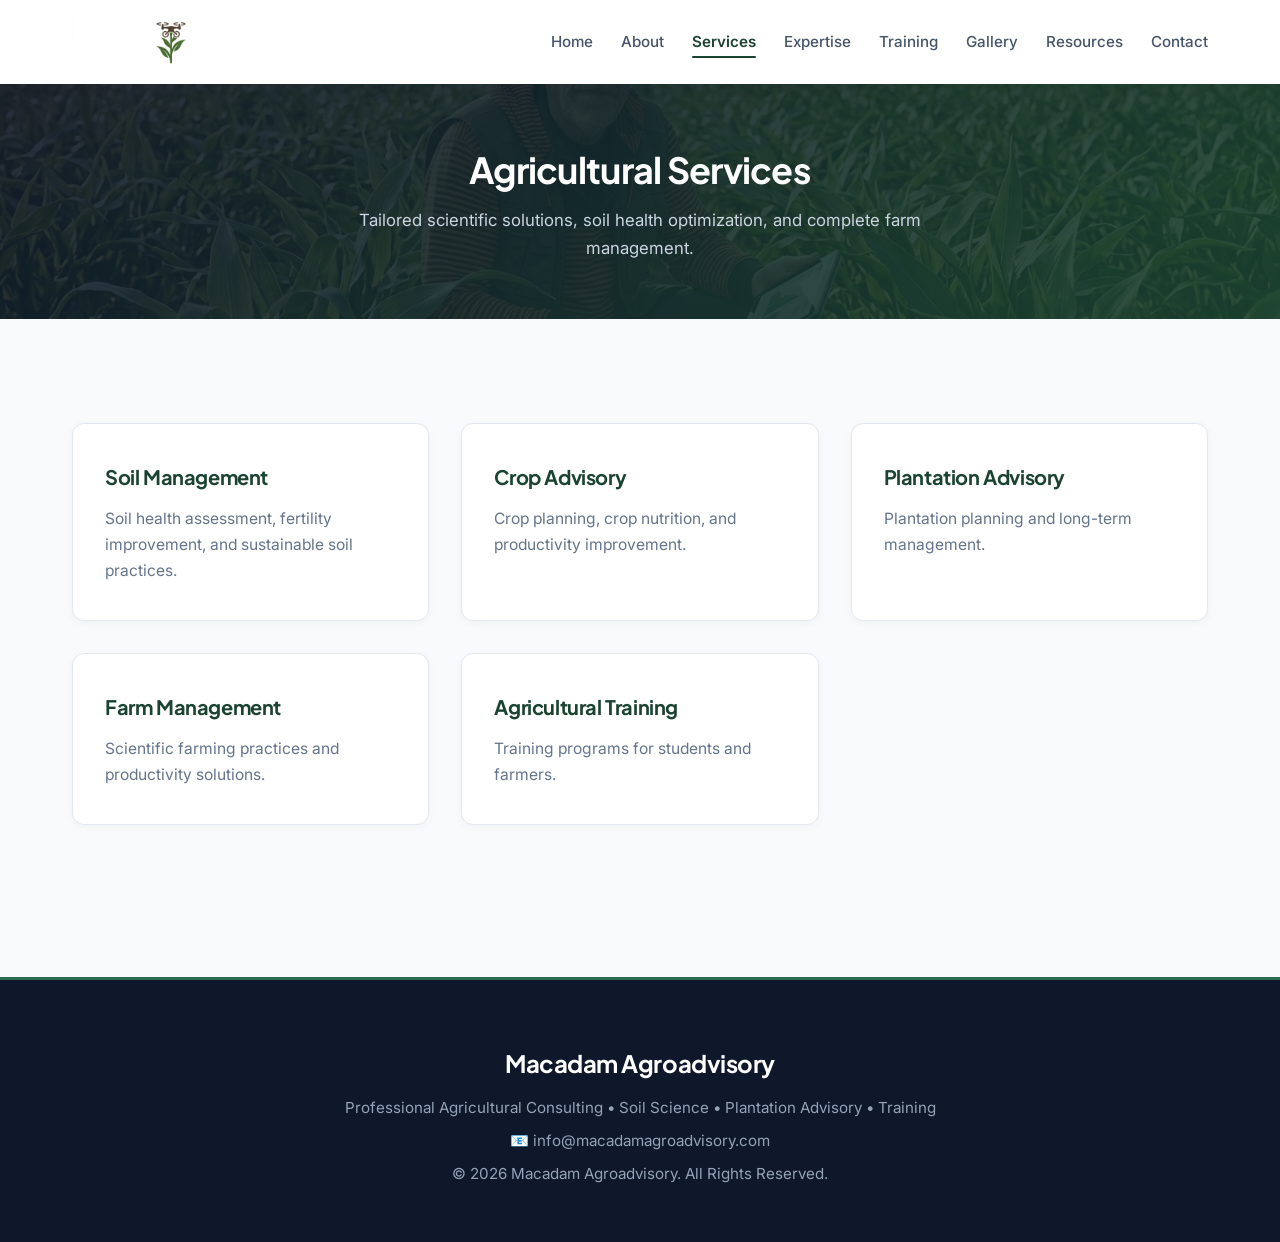
<file: pages/services.html>
<!DOCTYPE html>
<html lang="en">

<head>
    <meta charset="UTF-8">
    <meta name="viewport" content="width=device-width, initial-scale=1.0">

    <meta property="og:title" content="Macadam Agroadvisory">
    <meta property="og:description" content="Professional Agricultural Consulting Services">
    <meta property="og:image" content="../images/hero.jpg">
    <meta property="og:type" content="website">

    <title>Services | Macadam Agroadvisory</title>

    <meta name="keywords" content="Agriculture, Agricultural Consultant, Soil Science, Plantation, Sustainable Farming, Agricultural Training">

    <link rel="stylesheet" href="../css/style.css">
    <link href="https://fonts.googleapis.com/css2?family=Poppins:wght@300;400;600;700&display=swap" rel="stylesheet">
    <link rel="icon" type="image/png" href="../images/favicon.png">
</head>

<body>

    <header>
        <nav class="navbar">
            <div class="logo">
                <a href="../index.html">
                    <img src="../images/logo.png" alt="Macadam Agroadvisory">
                </a>
            </div>

            <button class="menu-btn" aria-label="Toggle Menu">
                <span></span>
                <span></span>
                <span></span>
            </button>

            <ul class="nav-links">
                <li><a href="../index.html">Home</a></li>
                <li><a href="about.html">About</a></li>
                <li><a href="services.html" class="active">Services</a></li>
                <li><a href="expertise.html">Expertise</a></li>
                <li><a href="training.html">Training</a></li>
                <li><a href="gallery.html">Gallery</a></li>
                <li><a href="resources.html">Resources</a></li>
                <li><a href="contact.html">Contact</a></li>
            </ul>
        </nav>
    </header>
    <!-- Add Page Banner Here -->
    <section class="page-banner">
        <h1>Agricultural Services</h1>
        <p>Tailored scientific solutions, soil health optimization, and complete farm management.</p>
    </section>

    <section class="section">

        <div class="cards">
            <div class="card">
                <h3>Soil Management</h3>
                <p>Soil health assessment, fertility improvement, and sustainable soil practices.</p>
            </div>

            <div class="card">
                <h3>Crop Advisory</h3>
                <p>Crop planning, crop nutrition, and productivity improvement.</p>
            </div>

            <div class="card">
                <h3>Plantation Advisory</h3>
                <p>Plantation planning and long-term management.</p>
            </div>

            <div class="card">
                <h3>Farm Management</h3>
                <p>Scientific farming practices and productivity solutions.</p>
            </div>

            <div class="card">
                <h3>Agricultural Training</h3>
                <p>Training programs for students and farmers.</p>
            </div>
        </div>
    </section>

    <footer>
        <div class="footer-content">
            <h3>Macadam Agroadvisory</h3>
            <p>Professional Agricultural Consulting • Soil Science • Plantation Advisory • Training</p>
            <p>📧 info@macadamagroadvisory.com</p>
            <p>© 2026 Macadam Agroadvisory. All Rights Reserved.</p>
        </div>
    </footer>

    <script src="../js/script.js"></script>
</body>

</html>
</file>
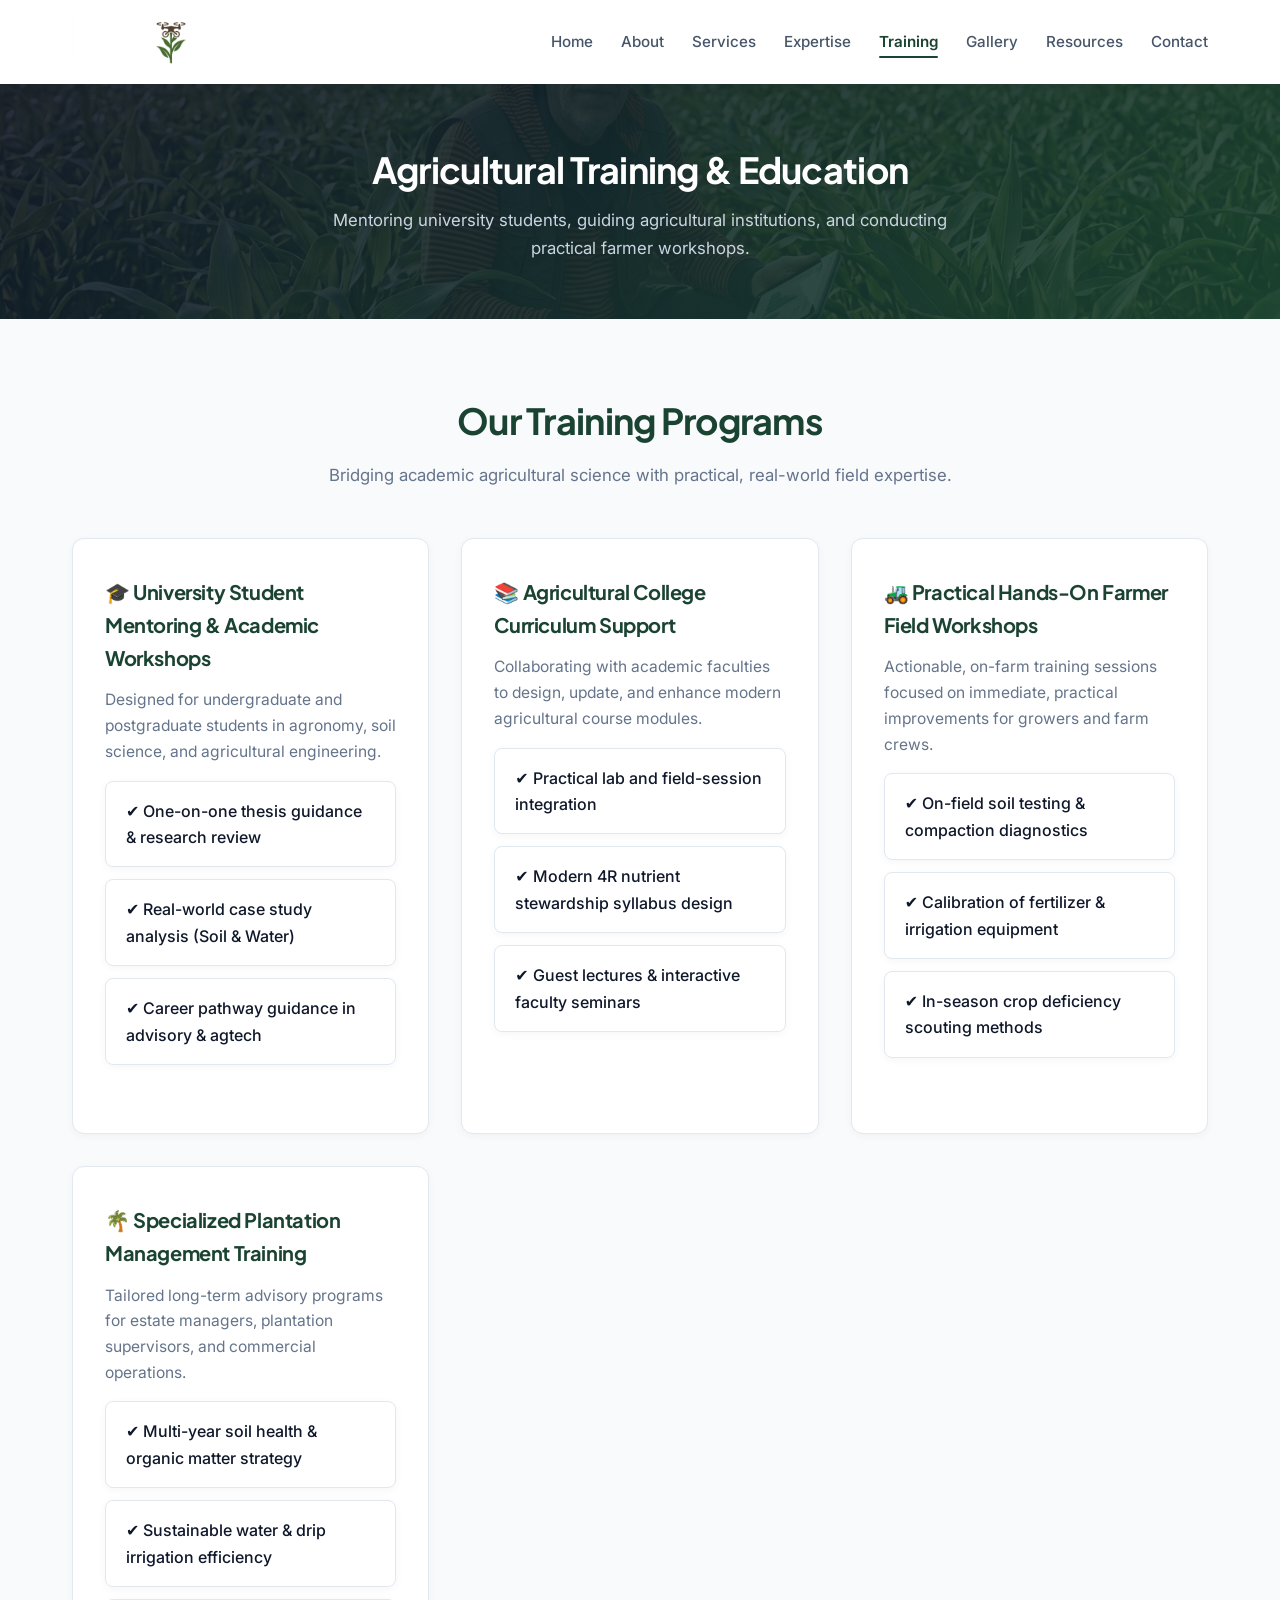
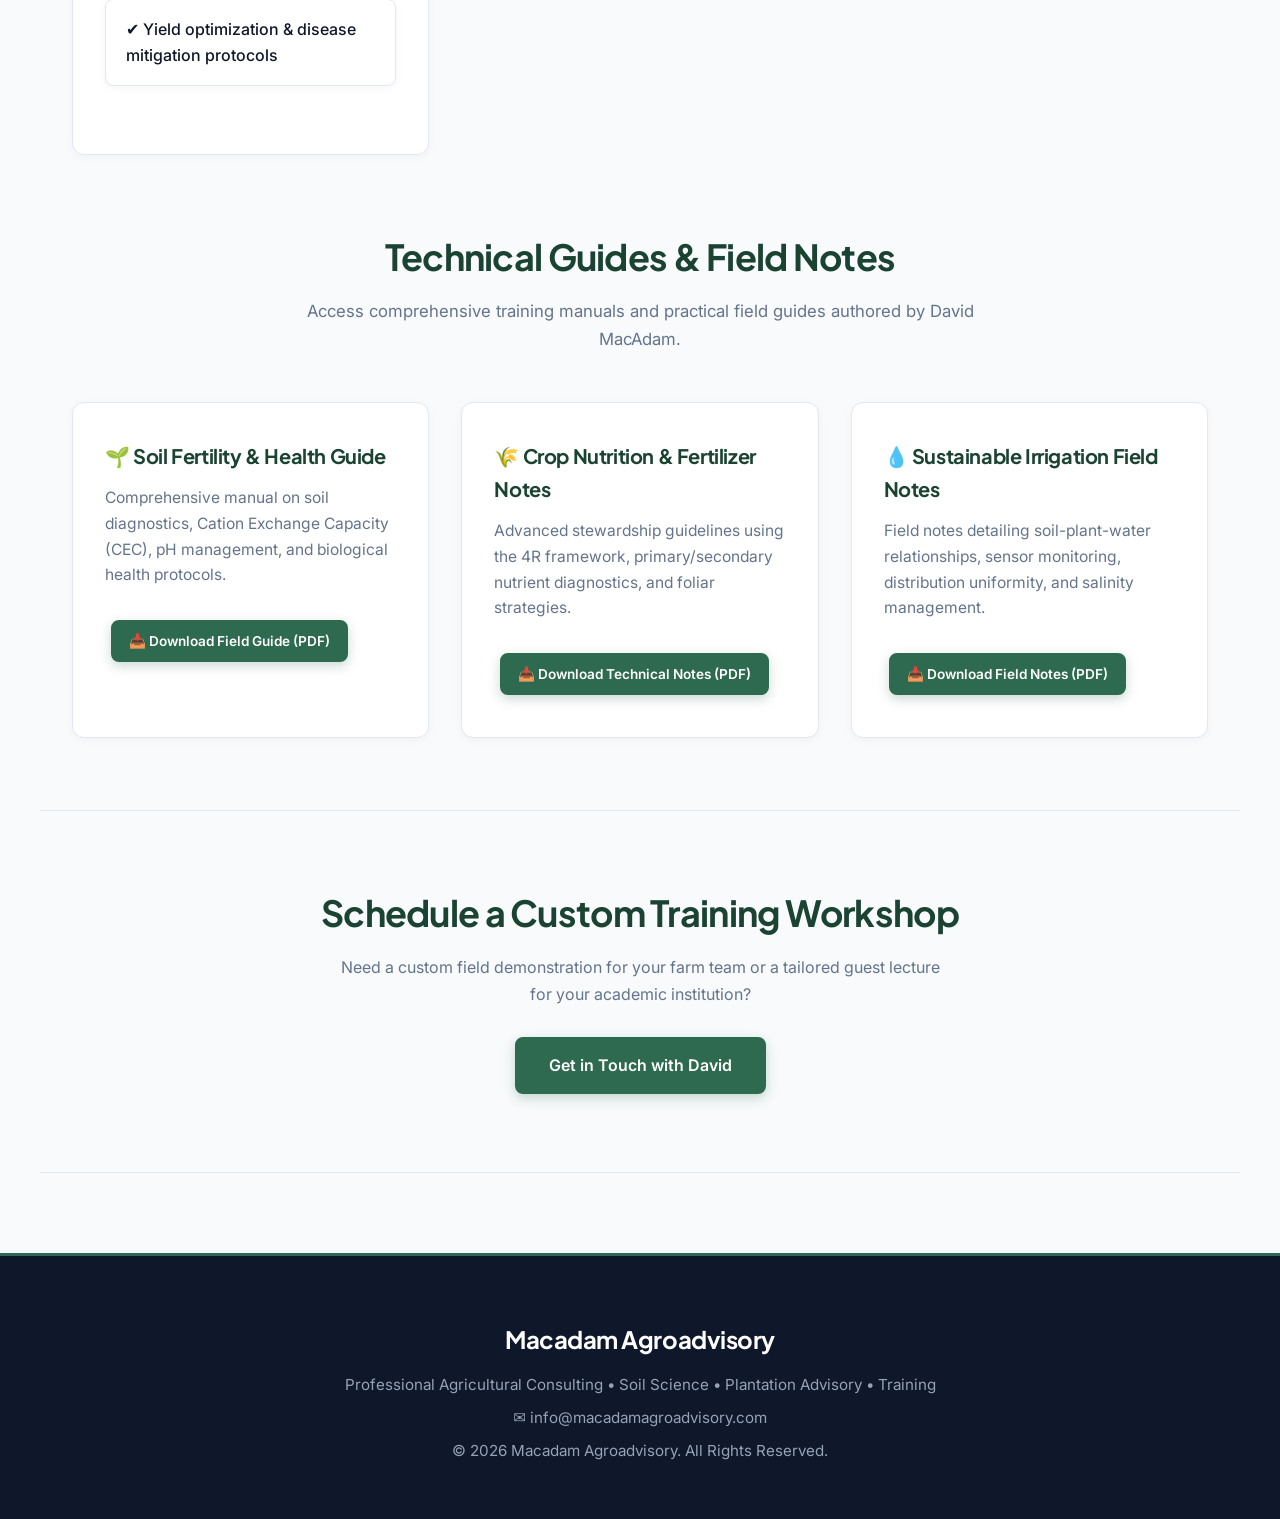
<file: pages/training.html>
<!DOCTYPE html>
<html lang="en">
<head>
    <meta charset="UTF-8">
    <meta name="viewport" content="width=device-width, initial-scale=1.0">
    <title>Training & Education | Macadam Agroadvisory</title>
    <link rel="stylesheet" href="../css/style.css">
</head>
<body>

    <!-- Header & Navigation -->
    <header>
        <div class="navbar">
            <a href="../index.html" class="logo">
                <img src="../images/logo.png" alt="Macadam Agroadvisory Logo">
            </a>

            <button class="menu-btn" aria-label="Toggle navigation">
                <span></span>
                <span></span>
                <span></span>
            </button>

            <ul class="nav-links">
                <li><a href="../index.html">Home</a></li>
                <li><a href="about.html">About</a></li>
                <li><a href="services.html">Services</a></li>
                <li><a href="expertise.html">Expertise</a></li>
                <li><a href="training.html" class="active">Training</a></li>
                <li><a href="gallery.html">Gallery</a></li>
                <li><a href="resources.html">Resources</a></li>
                <li><a href="contact.html">Contact</a></li>
            </ul>
        </div>
    </header>

    <!-- Page Banner -->
    <section class="page-banner">
        <h1>Agricultural Training & Education</h1>
        <p>Mentoring university students, guiding agricultural institutions, and conducting practical farmer workshops.</p>
    </section>

    <!-- Core Training Pillars (Detailed Grid) -->
    <section class="section">
        <h2>Our Training Programs</h2>
        <p class="section-subtitle">
            Bridging academic agricultural science with practical, real-world field expertise.
        </p>

        <div class="cards" style="grid-template-columns: repeat(auto-fit, minmax(280px, 1fr));">
            
            <!-- Pillar 1 -->
            <div class="card">
                <h3>🎓 University Student Mentoring & Academic Workshops</h3>
                <p>Designed for undergraduate and postgraduate students in agronomy, soil science, and agricultural engineering.</p>
                <ul class="simple-list" style="margin-top: 1rem; text-align: left;">
                    <li>✔ One-on-one thesis guidance & research review</li>
                    <li>✔ Real-world case study analysis (Soil & Water)</li>
                    <li>✔ Career pathway guidance in advisory & agtech</li>
                </ul>
            </div>

            <!-- Pillar 2 -->
            <div class="card">
                <h3>📚 Agricultural College Curriculum Support</h3>
                <p>Collaborating with academic faculties to design, update, and enhance modern agricultural course modules.</p>
                <ul class="simple-list" style="margin-top: 1rem; text-align: left;">
                    <li>✔ Practical lab and field-session integration</li>
                    <li>✔ Modern 4R nutrient stewardship syllabus design</li>
                    <li>✔ Guest lectures & interactive faculty seminars</li>
                </ul>
            </div>

            <!-- Pillar 3 -->
            <div class="card">
                <h3>🚜 Practical Hands-On Farmer Field Workshops</h3>
                <p>Actionable, on-farm training sessions focused on immediate, practical improvements for growers and farm crews.</p>
                <ul class="simple-list" style="margin-top: 1rem; text-align: left;">
                    <li>✔ On-field soil testing & compaction diagnostics</li>
                    <li>✔ Calibration of fertilizer & irrigation equipment</li>
                    <li>✔ In-season crop deficiency scouting methods</li>
                </ul>
            </div>

            <!-- Pillar 4 -->
            <div class="card">
                <h3>🌴 Specialized Plantation Management Training</h3>
                <p>Tailored long-term advisory programs for estate managers, plantation supervisors, and commercial operations.</p>
                <ul class="simple-list" style="margin-top: 1rem; text-align: left;">
                    <li>✔ Multi-year soil health & organic matter strategy</li>
                    <li>✔ Sustainable water & drip irrigation efficiency</li>
                    <li>✔ Yield optimization & disease mitigation protocols</li>
                </ul>
            </div>

        </div>
    </section>

    <!-- Course Materials & Downloadable PDFs -->
    <section class="section" style="padding-top: 0;">
        <h2>Technical Guides & Field Notes</h2>
        <p class="section-subtitle">
            Access comprehensive training manuals and practical field guides authored by David MacAdam.
        </p>

        <div class="cards">
            <!-- Soil Guide -->
            <div class="card">
                <h3>🌱 Soil Fertility & Health Guide</h3>
                <p>Comprehensive manual on soil diagnostics, Cation Exchange Capacity (CEC), pH management, and biological health protocols.</p>
                <br>
                <a href="../resources/Soil_Fertility_Guide_MacAdam.pdf" class="btn" download style="font-size:0.85rem; padding: 0.5rem 1rem;">
                    📥 Download Field Guide (PDF)
                </a>
            </div>

            <!-- Crop Nutrition Notes -->
            <div class="card">
                <h3>🌾 Crop Nutrition & Fertilizer Notes</h3>
                <p>Advanced stewardship guidelines using the 4R framework, primary/secondary nutrient diagnostics, and foliar strategies.</p>
                <br>
                <a href="../resources/Crop_Nutrition_Notes_MacAdam.pdf" class="btn" download style="font-size:0.85rem; padding: 0.5rem 1rem;">
                    📥 Download Technical Notes (PDF)
                </a>
            </div>

            <!-- Irrigation Notes -->
            <div class="card">
                <h3>💧 Sustainable Irrigation Field Notes</h3>
                <p>Field notes detailing soil-plant-water relationships, sensor monitoring, distribution uniformity, and salinity management.</p>
                <br>
                <a href="../resources/Irrigation_Field_Notes_MacAdam.pdf" class="btn" download style="font-size:0.85rem; padding: 0.5rem 1rem;">
                    📥 Download Field Notes (PDF)
                </a>
            </div>
        </div>
    </section>

    <!-- Call To Action -->
    <section class="section" style="background-color: #f8fafc; border-top: 1px solid #e2e8f0; border-bottom: 1px solid #e2e8f0; text-align: center;">
        <h2>Schedule a Custom Training Workshop</h2>
        <p style="color: #64748b; max-width: 600px; margin: 0.5rem auto 1.5rem auto;">
            Need a custom field demonstration for your farm team or a tailored guest lecture for your academic institution?
        </p>
        <a href="contact.html" class="btn">Get in Touch with David</a>
    </section>

    <!-- Footer -->
    <footer>
        <div class="footer-content">
            <h3>Macadam Agroadvisory</h3>
            <p>Professional Agricultural Consulting • Soil Science • Plantation Advisory • Training</p>
            <p>✉ info@macadamagroadvisory.com</p>
            <p>&copy; 2026 Macadam Agroadvisory. All Rights Reserved.</p>
        </div>
    </footer>

    <script src="../js/script.js"></script>
</body>
</html>
</file>
<file: css/style.css>
/* ==========================================================================
   Macadam Agroadvisory - Modern Professional Design System
   ========================================================================== */

   @import url('https://fonts.googleapis.com/css2?family=Inter:wght@300;400;500;600;700&family=Plus+Jakarta+Sans:wght@600;700;800&display=swap');

   :root {
       --primary: #1b4332;         /* Deep Forest Green */
       --primary-light: #2d6a4f;   /* Medium Emerald Green */
       --accent: #d4a373;          /* Warm Earthy Gold */
       --dark-slate: #0f172a;      /* Dark Slate for Headers/Footer */
       --text-main: #334155;       /* Slate Grey for Readability */
       --text-muted: #64748b;      /* Muted Subtext */
       --bg-light: #f8fafc;        /* Soft Cool Gray Background */
       --card-bg: #ffffff;
       --border-color: #e2e8f0;
       --radius-sm: 8px;
       --radius-md: 12px;
       --shadow-sm: 0 2px 8px rgba(0,0,0,0.04);
       --shadow-md: 0 10px 25px -5px rgba(0,0,0,0.08);
   }
   
   * {
       margin: 0;
       padding: 0;
       box-sizing: border-box;
   }
   
   body {
       font-family: 'Inter', system-ui, -apple-system, sans-serif;
       color: var(--text-main);
       background-color: var(--bg-light);
       line-height: 1.65;
       -webkit-font-smoothing: antialiased;
   }
   
   h1, h2, h3, h4 {
       font-family: 'Plus Jakarta Sans', sans-serif;
       color: var(--dark-slate);
       letter-spacing: -0.02em;
   }
   
   a {
       text-decoration: none;
       color: inherit;
       transition: all 0.25s ease;
   }
   
   img {
       max-width: 100%;
       height: auto;
   }
   
   /* ==========================================================================
      Header & Navigation
      ========================================================================== */
   header {
       background: #ffffff;
       box-shadow: 0 1px 15px rgba(0, 0, 0, 0.06);
       position: sticky;
       top: 0;
       z-index: 1000;
   }
   
   .navbar {
       max-width: 1200px;
       margin: 0 auto;
       padding: 1rem 2rem;
       display: flex;
       align-items: center;
       justify-content: space-between;
   }
   
   .logo img {
       height: 52px;
       width: auto;
       display: block;
   }
   
   .nav-links {
       display: flex;
       gap: 1.75rem;
       list-style: none;
   }
   
   .nav-links a {
       font-weight: 500;
       color: #475569;
       font-size: 0.95rem;
       padding: 0.4rem 0;
       position: relative;
   }
   
   .nav-links a:hover,
   .nav-links a.active {
       color: var(--primary);
       font-weight: 600;
   }
   
   .nav-links a.active::after {
       content: '';
       position: absolute;
       bottom: 0;
       left: 0;
       right: 0;
       height: 2px;
       background-color: var(--primary);
       border-radius: 2px;
   }
   
   /* Mobile Menu Toggle Button */
   .menu-btn {
       display: none;
       background: none;
       border: none;
       cursor: pointer;
       flex-direction: column;
       gap: 5px;
   }
   
   .menu-btn span {
       width: 25px;
       height: 3px;
       background-color: var(--dark-slate);
       border-radius: 2px;
   }
   
   /* ==========================================================================
      Hero & Page Headers
      ========================================================================== */
   .hero {
       background: linear-gradient(135deg, rgba(15, 23, 42, 0.85), rgba(27, 67, 50, 0.85)), 
                   url('../images/hero.jpg') center/cover no-repeat;
       color: #ffffff;
       padding: 7rem 2rem;
       text-align: center;
   }
   
   .hero-content {
       max-width: 850px;
       margin: 0 auto;
   }
   
   .hero h1 {
       font-size: 3.25rem;
       font-weight: 800;
       margin-bottom: 0.75rem;
       color: #ffffff;
       line-height: 1.15;
   }
   
   .hero h2 {
       font-size: 1.4rem;
       font-weight: 400;
       margin-bottom: 1.5rem;
       color: var(--accent);
   }
   
   .hero p {
       font-size: 1.125rem;
       margin-bottom: 2.25rem;
       color: #cbd5e1;
       max-width: 750px;
       margin-left: auto;
       margin-right: auto;
   }
   
   /* Buttons */
   .btn {
       display: inline-block;
       background-color: var(--primary-light);
       color: #ffffff;
       padding: 0.85rem 2rem;
       border-radius: var(--radius-sm);
       font-weight: 600;
       border: 2px solid var(--primary-light);
       cursor: pointer;
       font-size: 1rem;
       margin: 0.35rem;
       box-shadow: 0 4px 12px rgba(45, 106, 79, 0.25);
   }
   
   .btn:hover {
       background-color: var(--primary);
       border-color: var(--primary);
       color: #ffffff;
       transform: translateY(-2px);
       box-shadow: 0 6px 15px rgba(27, 67, 50, 0.35);
   }
   
   .btn-outline {
       background-color: transparent;
       color: #ffffff;
       border: 2px solid #ffffff;
       box-shadow: none;
   }
   
   .btn-outline:hover {
       background-color: #ffffff;
       color: var(--dark-slate);
       transform: translateY(-2px);
   }
   
   /* ==========================================================================
      Layout Sections
      ========================================================================== */
   .section {
       max-width: 1200px;
       margin: 0 auto;
       padding: 4.5rem 2rem;
   }
   
   .section h2 {
       font-size: 2.25rem;
       color: var(--primary);
       text-align: center;
       margin-bottom: 0.75rem;
       font-weight: 700;
   }
   
   .section-subtitle {
       text-align: center;
       max-width: 750px;
       margin: 0 auto 3rem;
       color: var(--text-muted);
       font-size: 1.05rem;
   }
   
   .two-column {
       display: grid;
       grid-template-columns: 1fr 1fr;
       gap: 3.5rem;
       align-items: center;
       margin-top: 1.5rem;
   }
   
   .about-home-image {
       width: 100%;
       border-radius: var(--radius-md);
       box-shadow: var(--shadow-md);
       object-fit: cover;
   }
   
   /* ==========================================================================
      Cards & Lists
      ========================================================================== */
   .cards {
       display: grid;
       grid-template-columns: repeat(auto-fit, minmax(280px, 1fr));
       gap: 2rem;
       margin-top: 2rem;
   }
   
   .card {
       background: var(--card-bg);
       border-radius: var(--radius-md);
       padding: 2.25rem 2rem;
       border: 1px solid var(--border-color);
       box-shadow: var(--shadow-sm);
       transition: transform 0.3s ease, box-shadow 0.3s ease, border-color 0.3s ease;
       position: relative;
       overflow: hidden;
   }
   
   .card::before {
       content: '';
       position: absolute;
       top: 0;
       left: 0;
       right: 0;
       height: 4px;
       background: linear-gradient(90deg, var(--primary-light), var(--accent));
       opacity: 0;
       transition: opacity 0.3s ease;
   }
   
   .card:hover {
       transform: translateY(-6px);
       box-shadow: var(--shadow-md);
       border-color: #cbd5e1;
   }
   
   .card:hover::before {
       opacity: 1;
   }
   
   .card h3 {
       color: var(--primary);
       margin-bottom: 0.85rem;
       font-size: 1.25rem;
   }
   
   .card p {
       color: var(--text-muted);
       font-size: 0.975rem;
   }
   
   .simple-list {
       list-style: none;
       max-width: 650px;
       margin: 2rem auto;
       padding: 0;
   }
   
   .simple-list li {
       padding: 1rem 1.25rem;
       background: #ffffff;
       margin-bottom: 0.75rem;
       border-radius: var(--radius-sm);
       border: 1px solid var(--border-color);
       font-weight: 500;
       color: var(--dark-slate);
       box-shadow: var(--shadow-sm);
       display: flex;
       align-items: center;
   }
   
   /* ==========================================================================
      Contact Form Box
      ========================================================================== */
   .contact-box {
       max-width: 650px;
       margin: 2rem auto 0;
       background: #ffffff;
       padding: 3rem;
       border-radius: var(--radius-md);
       border: 1px solid var(--border-color);
       box-shadow: var(--shadow-md);
   }
   
   .contact-box form {
       display: flex;
       flex-direction: column;
       gap: 1.25rem;
   }
   
   .contact-box input,
   .contact-box textarea {
       width: 100%;
       padding: 0.95rem 1.15rem;
       border: 1px solid #cbd5e1;
       border-radius: var(--radius-sm);
       font-family: inherit;
       font-size: 0.975rem;
       outline: none;
       transition: border-color 0.2s ease, box-shadow 0.2s ease;
       background-color: #f8fafc;
   }
   
   .contact-box input:focus,
   .contact-box textarea:focus {
       background-color: #ffffff;
       border-color: var(--primary-light);
       box-shadow: 0 0 0 4px rgba(45, 106, 79, 0.12);
   }
   
   /* ==========================================================================
      Gallery Grid
      ========================================================================== */
   .gallery {
       display: grid;
       grid-template-columns: repeat(auto-fit, minmax(260px, 1fr));
       gap: 2rem;
       margin-top: 2rem;
   }
   
   .gallery-item {
       background: #ffffff;
       border-radius: var(--radius-md);
       overflow: hidden;
       border: 1px solid var(--border-color);
       box-shadow: var(--shadow-sm);
       transition: transform 0.3s ease, box-shadow 0.3s ease;
   }
   
   .gallery-item:hover {
       transform: translateY(-5px);
       box-shadow: var(--shadow-md);
   }
   
   .gallery-item img {
       width: 100%;
       height: 220px;
       object-fit: cover;
       display: block;
   }
   
   .gallery-item h3 {
       padding: 1rem 1.25rem 0.25rem;
       font-size: 1.15rem;
       color: var(--primary);
   }
   
   .gallery-item p {
       color: var(--text-muted);
       font-size: 0.925rem;
       padding: 0 1.25rem 1.25rem;
   }
   
   /* ==========================================================================
      Footer
      ========================================================================== */
   footer {
       background: var(--dark-slate);
       color: #94a3b8;
       padding: 4rem 2rem 3rem;
       text-align: center;
       margin-top: 5rem;
       border-top: 3px solid var(--primary-light);
   }
   
   .footer-content h3 {
       color: #ffffff;
       margin-bottom: 0.75rem;
       font-size: 1.5rem;
   }
   
   .footer-content p {
       color: #94a3b8;
       font-size: 0.95rem;
       margin-bottom: 0.5rem;
   }
   
   /* ==========================================================================
      Responsive Settings
      ========================================================================== */
   @media (max-width: 768px) {
       .menu-btn {
           display: flex;
       }
   
       .nav-links {
           display: none;
           flex-direction: column;
           position: absolute;
           top: 100%;
           left: 0;
           right: 0;
           background: #ffffff;
           padding: 1.5rem 2rem;
           box-shadow: 0 15px 25px rgba(0, 0, 0, 0.1);
           border-bottom: 3px solid var(--primary);
       }
   
       .nav-links.active {
           display: flex;
       }
   
       .two-column {
           grid-template-columns: 1fr;
           gap: 2.5rem;
       }
   
       .hero h1 {
           font-size: 2.25rem;
       }
   
       .hero h2 {
           font-size: 1.15rem;
       }
   
       .contact-box {
           padding: 1.75rem;
       }
   }

   /* Subpage Banner Header */
.page-banner {
    background: linear-gradient(135deg, rgba(15, 23, 42, 0.9), rgba(27, 67, 50, 0.9)), 
                url('../images/hero.jpg') center/cover no-repeat;
    color: #ffffff;
    padding: 3.5rem 2rem;
    text-align: center;
}

.page-banner h1 {
    font-size: 2.25rem;
    color: #ffffff;
    margin-bottom: 0.5rem;
}

.page-banner p {
    color: #cbd5e1;
    font-size: 1.05rem;
    max-width: 650px;
    margin: 0 auto;
}
</file>
